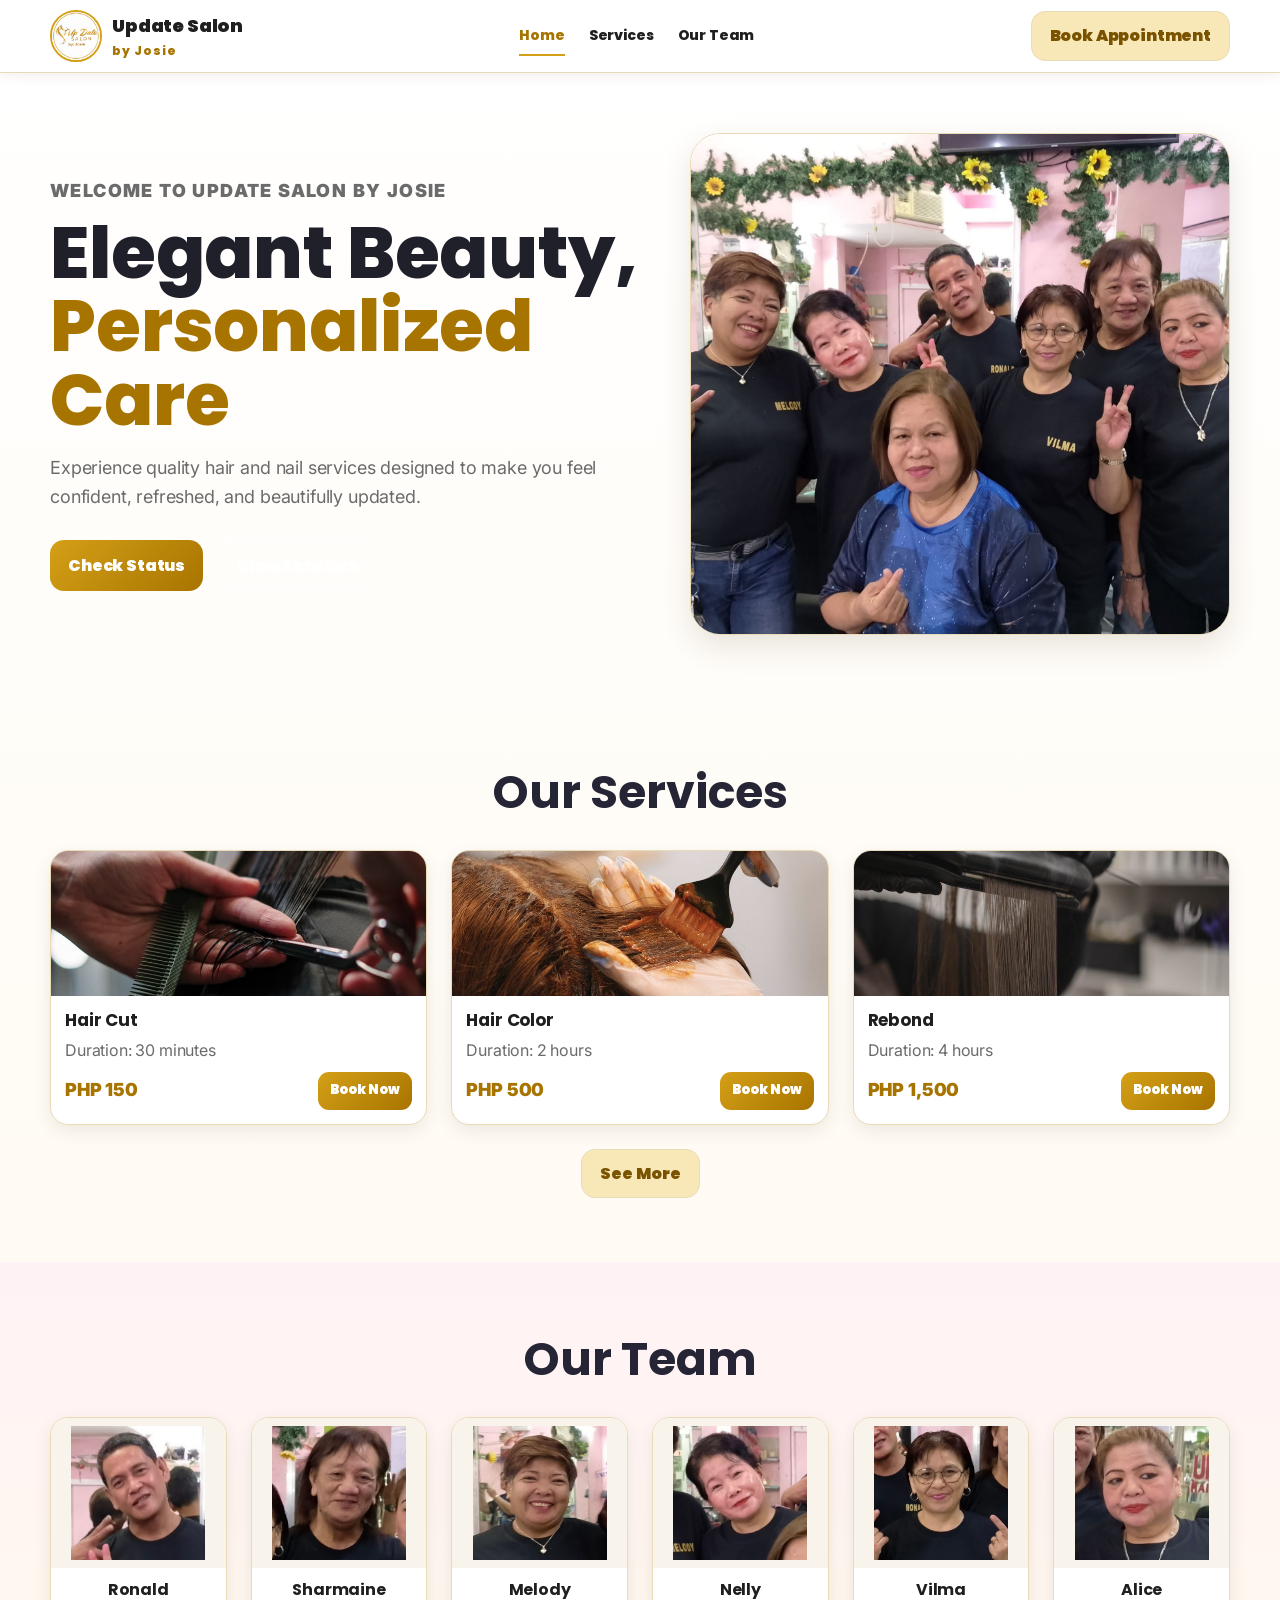
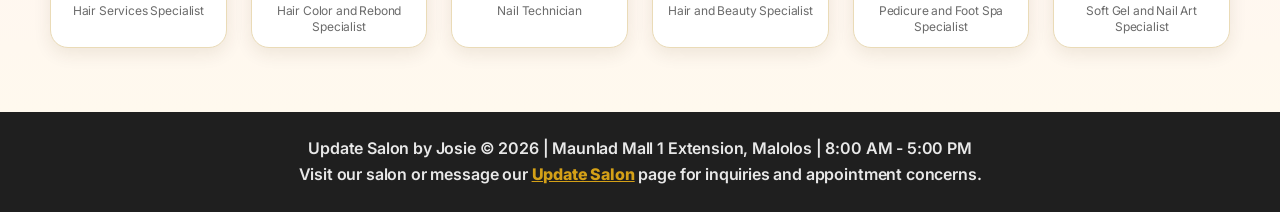
<file: index.html>
<!DOCTYPE html>
<html lang="en">
<head>
    <meta charset="UTF-8">
    <meta name="viewport" content="width=device-width, initial-scale=1.0">
    <title>Home | UpdateSys</title>

    <link rel="preconnect" href="https://fonts.googleapis.com">
    <link rel="preconnect" href="https://fonts.gstatic.com" crossorigin>
    <link href="https://fonts.googleapis.com/css2?family=Inter:wght@400;500;600;700&family=Poppins:wght@500;600;700;800&display=swap" rel="stylesheet">
    <link rel="stylesheet" href="css/style.css">
</head>
<body data-page="home">

<header class="navbar">
    <div class="container nav-inner">
        <a class="brand" href="index.html">
            <img class="logo" src="images/logo.jpg" alt="Update Salon Logo">
            <span>Update Salon <small>by Josie</small></span>
        </a>

        <button class="menu-toggle" onclick="toggleMenu()">☰</button>

        <nav class="nav-links" id="mainNav">
            <a href="index.html" data-page="home">Home</a>
            <a href="#servicesSection">Services</a>
            <a href="#teamSection">Our Team</a>
                    </nav>

        <div class="nav-actions">
            <a class="btn btn-light" href="booking.html">Book Appointment</a>
        </div>
    </div>
</header>


<section class="hero">
    <div class="container hero-grid">
        <div class="hero-content">
            <p class="eyebrow">Welcome to Update Salon by Josie</p>
            <h1>Elegant Beauty, <span class="gold">Personalized Care</span></h1>
            <p>Experience quality hair and nail services designed to make you feel confident, refreshed, and beautifully updated.</p>
            <div class="hero-actions">
                <a class="btn btn-primary" href="check-status.html">Check Status</a>
                <a class="btn btn-outline" href="#servicesSection">View Services</a>

            </div>
        </div>
        <div class="hero-image-wrap">
            <img class="hero-img" src="images/salon.JPG" alt="Update Salon">
        </div>
    </div>
</section>

<section class="section" id="servicesSection">
    <div class="container">
        <div class="section-title">
            <span>What We Offer</span>
            <h2>Our Services</h2>
        </div>
        <div id="homeServices" class="grid grid-3"></div>
        <div class="center-actions">
            <button type="button" id="homeServicesToggle" class="btn btn-light" onclick="toggleHomeServices()">See More</button>
        </div>
    </div>
</section>

<section class="section soft-bg" id="teamSection">
    <div class="container">
        <div class="section-title">
            <span>Meet Our Team</span>
            <h2>Our Team</h2>
        </div>
        <div id="homeStaff" class="grid grid-3"></div>
    </div>
</section>


<footer class="footer" id="contactFooter">
    <div class="container footer-simple">
        <p>Update Salon by Josie &copy; 2026 | Maunlad Mall 1 Extension, Malolos | 8:00 AM - 5:00 PM</p>
        <p>
            Visit our salon or message our 
            <a href="https://www.facebook.com/share/18LYRwRerY/?mibextid=wwXIfr" target="_blank" class="footer-link">Update Salon</a> 
            page for inquiries and appointment concerns.
        </p>
    </div>
</footer>

<script src="js/app.js"></script>
</body>
</html>
</file>
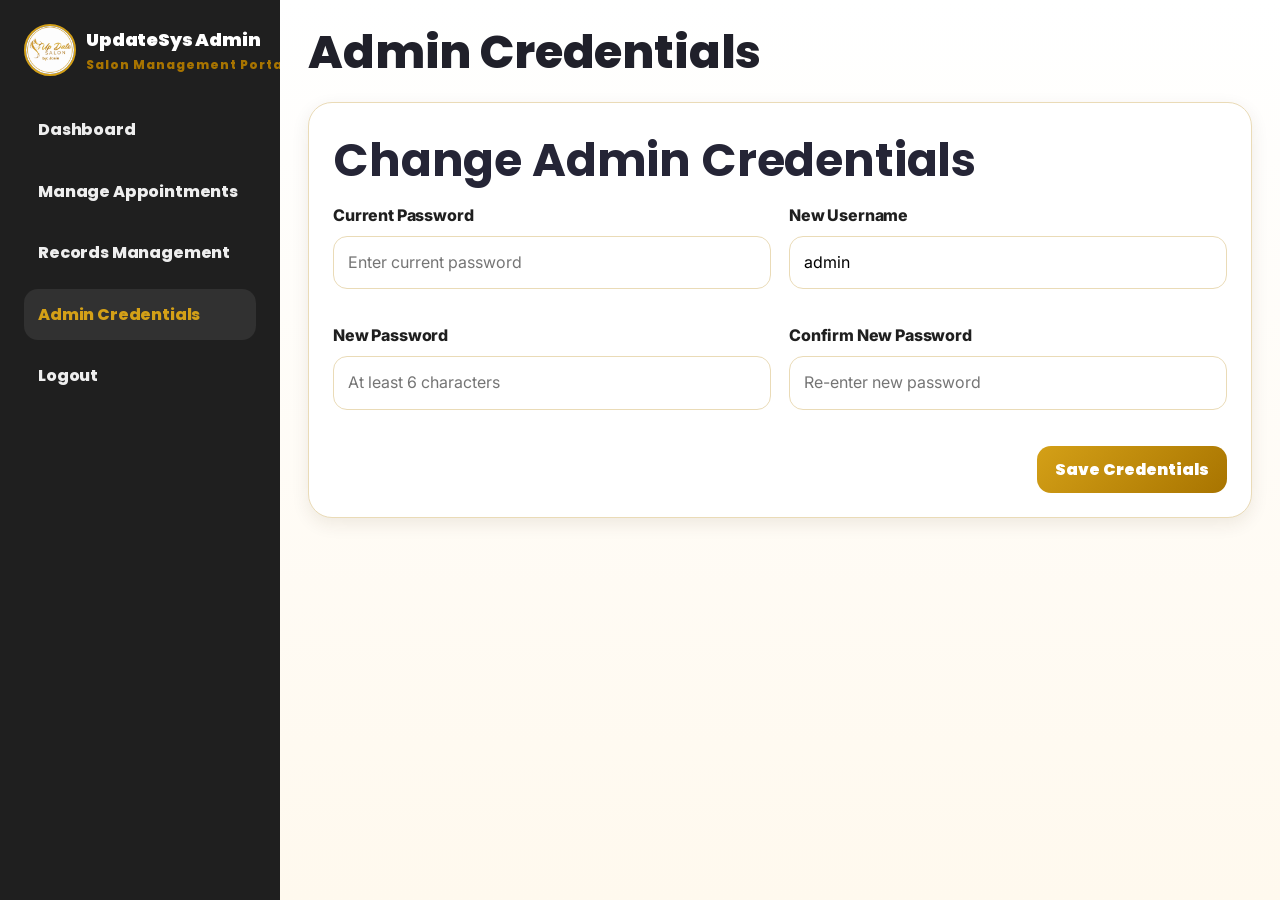
<file: admin-credentials.html>
<!DOCTYPE html>
<html lang="en">
<head>
    <meta charset="UTF-8">
    <meta name="viewport" content="width=device-width, initial-scale=1.0">
    <title>Admin Credentials | UpdateSys Admin</title>

    <link rel="preconnect" href="https://fonts.googleapis.com">
    <link rel="preconnect" href="https://fonts.gstatic.com" crossorigin>
    <link href="https://fonts.googleapis.com/css2?family=Inter:wght@400;500;600;700&family=Poppins:wght@500;600;700;800&display=swap" rel="stylesheet">
    <link rel="stylesheet" href="css/style.css">
</head>
<body data-page="admin-credentials">

<div class="sidebar-layout">

<aside class="sidebar">
    <a class="brand admin-brand" href="admin-dashboard.html">
        <img class="logo" src="images/logo.jpg" alt="Update Salon Logo">
        <span>UpdateSys Admin <small>Salon Management Portal</small></span>
    </a>

    <nav class="side-menu">
        <a href="admin-dashboard.html">Dashboard</a>
        <a href="manage-appointments.html">Manage Appointments</a>
        <a href="records-management.html">Records Management</a>
        <a href="admin-credentials.html">Admin Credentials</a>
        <a href="#" onclick="logout()">Logout</a>
    </nav>
</aside>

    <main class="admin-main">
        <div class="admin-top">
            <div>
                <h1>Admin Credentials</h1>
            </div>
        </div>

        <section class="card admin-section credentials-section">
            <div class="section-title left no-margin">
                <h2>Change Admin Credentials</h2>
            </div>

            <form id="adminCredentialsForm" class="credentials-form">
                <div class="form-grid">
                    <div class="form-group">
                        <label for="currentAdminPassword">Current Password</label>
                        <input type="password" id="currentAdminPassword" required placeholder="Enter current password">
                    </div>
                    <div class="form-group">
                        <label for="newAdminUsername">New Username</label>
                        <input type="text" id="newAdminUsername" required placeholder="Enter new username">
                    </div>
                    <div class="form-group">
                        <label for="newAdminPassword">New Password</label>
                        <input type="password" id="newAdminPassword" required minlength="6" placeholder="At least 6 characters">
                    </div>
                    <div class="form-group">
                        <label for="confirmAdminPassword">Confirm New Password</label>
                        <input type="password" id="confirmAdminPassword" required minlength="6" placeholder="Re-enter new password">
                    </div>
                </div>

                <div class="form-actions">
                    <p id="credentialsMessage" class="credentials-message muted"></p>
                    <button type="submit" class="btn btn-primary">Save Credentials</button>
                </div>
            </form>
        </section>
    </main>
</div>

<script src="js/app.js"></script>
</body>
</html>
</file>
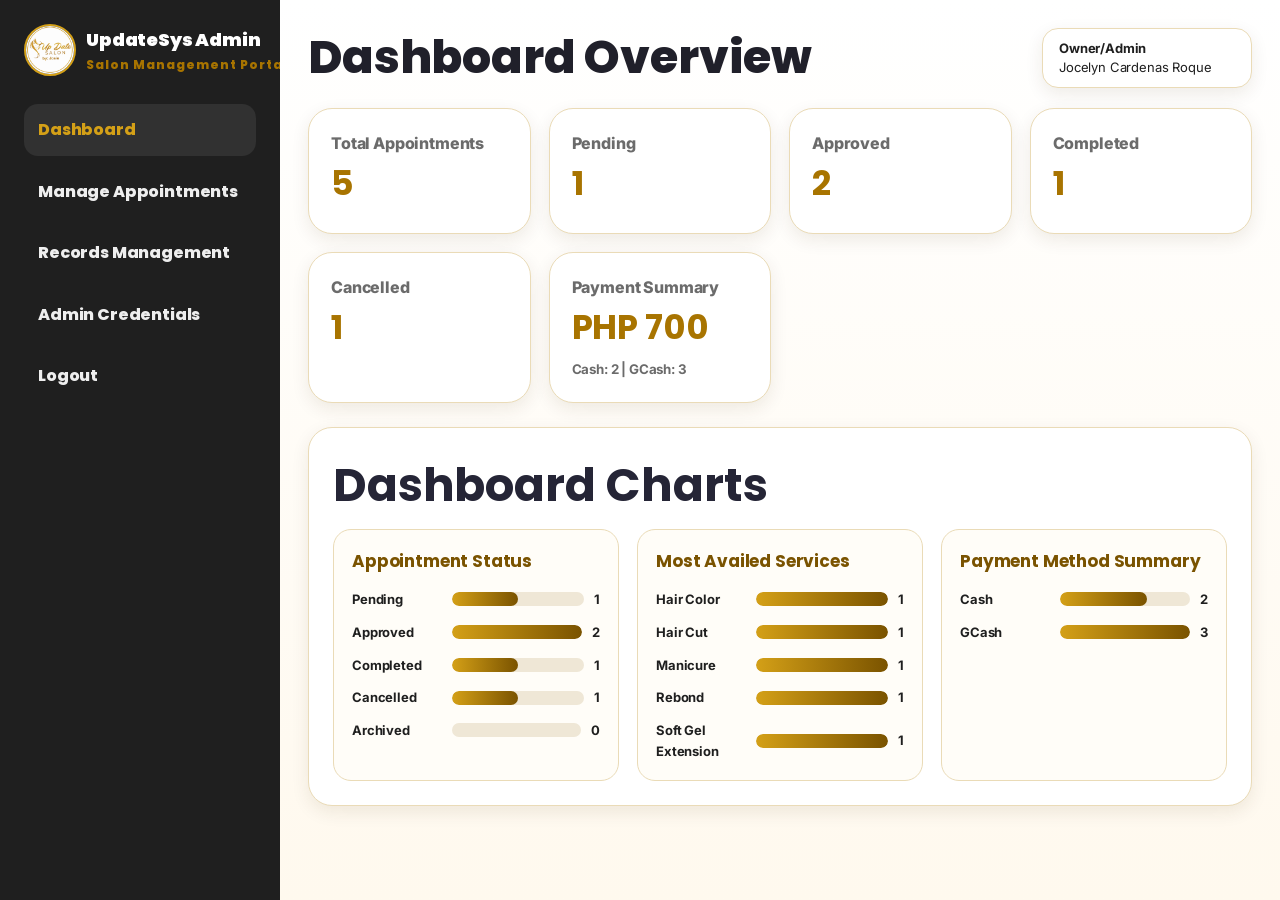
<file: admin-dashboard.html>
<!DOCTYPE html>
<html lang="en">
<head>
    <meta charset="UTF-8">
    <meta name="viewport" content="width=device-width, initial-scale=1.0">
    <title>Admin Dashboard | UpdateSys</title>
    <link rel="preconnect" href="https://fonts.googleapis.com">
    <link rel="preconnect" href="https://fonts.gstatic.com" crossorigin>
    <link href="https://fonts.googleapis.com/css2?family=Inter:wght@400;500;600;700&family=Poppins:wght@500;600;700;800&display=swap" rel="stylesheet">
    <link rel="stylesheet" href="css/style.css">
</head>
<body data-page="admin-dashboard">

<div class="sidebar-layout">
    <aside class="sidebar">
        <a class="brand admin-brand" href="admin-dashboard.html">
            <img class="logo" src="images/logo.jpg" alt="Update Salon Logo">
            <span>UpdateSys Admin <small>Salon Management Portal</small></span>
        </a>

        <nav class="side-menu">
            <a href="admin-dashboard.html">Dashboard</a>
            <a href="manage-appointments.html">Manage Appointments</a>
            <a href="records-management.html">Records Management</a>
            <a href="admin-credentials.html">Admin Credentials</a>
            <a href="#" onclick="logout()">Logout</a>
        </nav>
    </aside>

    <main class="admin-main">
        <div class="admin-top compact-admin-top">
            <div>
                <h1>Dashboard Overview</h1>
            </div>
            <div class="card owner-card compact-owner-card">
                <b>Owner/Admin</b>
                <p>Jocelyn Cardenas Roque</p>
            </div>
        </div>

        <div class="dashboard-cards">
            <div class="card stat"><p>Total Appointments</p><h3 id="totalAppointmentsCount">0</h3></div>
            <div class="card stat"><p>Pending</p><h3 id="pendingAppointmentsCount">0</h3></div>
            <div class="card stat"><p>Approved</p><h3 id="approvedAppointmentsCount">0</h3></div>
            <div class="card stat"><p>Completed</p><h3 id="completedAppointmentsCount">0</h3></div>
            <div class="card stat"><p>Cancelled</p><h3 id="reportCancelled">0</h3></div>
            <div class="card stat payment-stat"><p>Payment Summary</p><h3 id="reportRevenue">PHP 0</h3><small id="paymentSummaryDetails">Cash: 0 | GCash: 0</small></div>
        </div>

        <section class="card admin-section">
            <div class="section-title left no-margin">
                <h2>Dashboard Charts</h2>
            </div>
            <div class="dashboard-chart-grid">
                <div class="chart-card">
                    <h3>Appointment Status</h3>
                    <div id="statusChart" class="simple-chart"></div>
                </div>
                <div class="chart-card">
                    <h3>Most Availed Services</h3>
                    <div id="serviceChart" class="simple-chart"></div>
                </div>
                <div class="chart-card">
                    <h3>Payment Method Summary</h3>
                    <div id="paymentChart" class="simple-chart"></div>
                </div>
            </div>
        </section>
    </main>
</div>

<script src="js/app.js"></script>
</body>
</html>
</file>
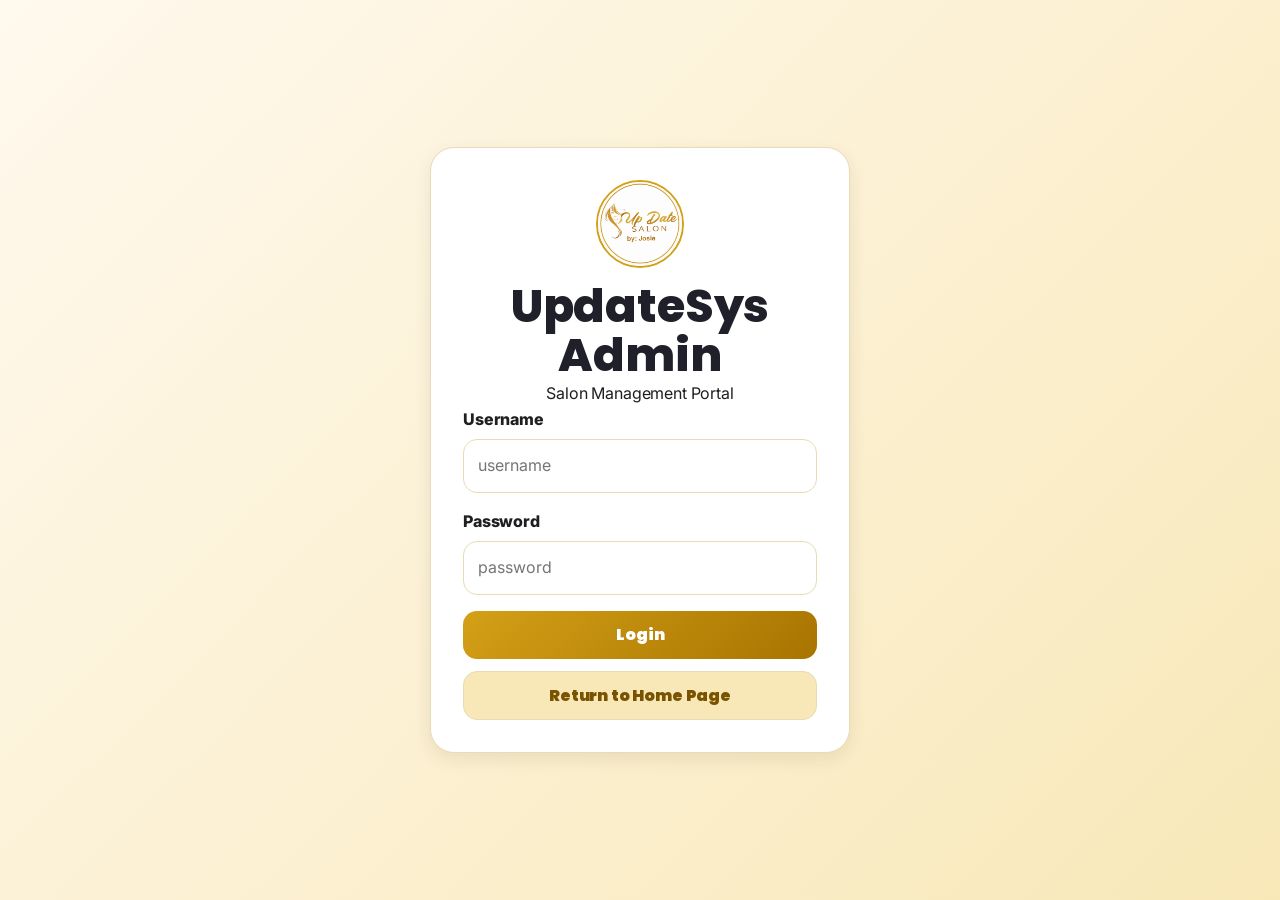
<file: admin-login.html>
<!DOCTYPE html>
<html lang="en">
<head>
    <meta charset="UTF-8">
    <meta name="viewport" content="width=device-width, initial-scale=1.0">
    <title>Admin Login | UpdateSys</title>

    <link rel="preconnect" href="https://fonts.googleapis.com">
    <link rel="preconnect" href="https://fonts.gstatic.com" crossorigin>
    <link href="https://fonts.googleapis.com/css2?family=Inter:wght@400;500;600;700&family=Poppins:wght@500;600;700;800&display=swap" rel="stylesheet">
    <link rel="stylesheet" href="css/style.css">
</head>
<body data-page="admin-login">

<section class="login-page">
    <div class="login-card card">
        <img class="login-logo" src="images/logo.jpg" alt="Update Salon Logo">
        <h1>UpdateSys Admin</h1>
        <p>Salon Management Portal</p>

        <form id="adminLoginForm">
            <div class="form-group">
                <label>Username</label>
                <input type="text" id="adminUsername" required placeholder="username">
            </div>

            <div class="form-group">
                <label>Password</label>
                <input type="password" id="adminPassword" required placeholder="password">
            </div>

            <button class="btn btn-primary full-btn" type="submit">Login</button>
            <a class="btn btn-light full-btn login-home-btn" href="index.html">Return to Home Page</a>
        </form>
    </div>
</section>

<script src="js/app.js"></script>
</body>
</html>
</file>
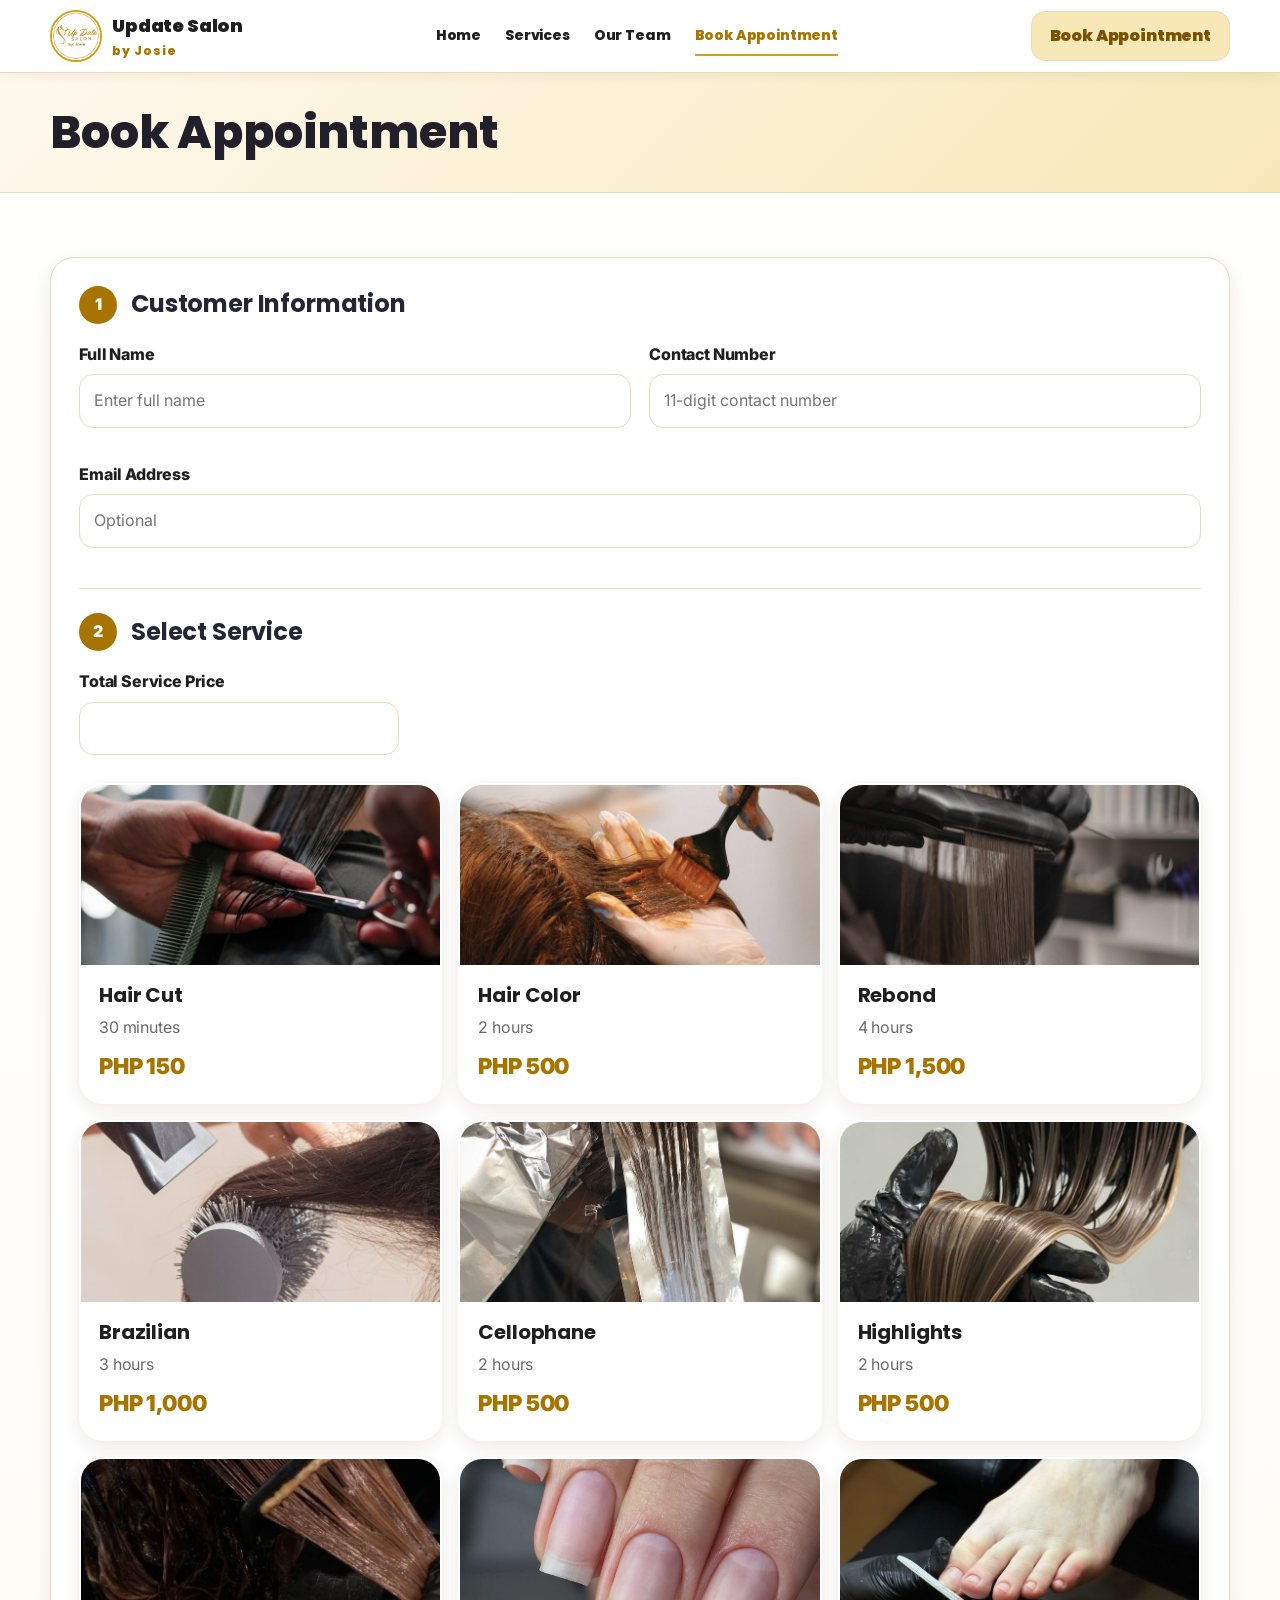
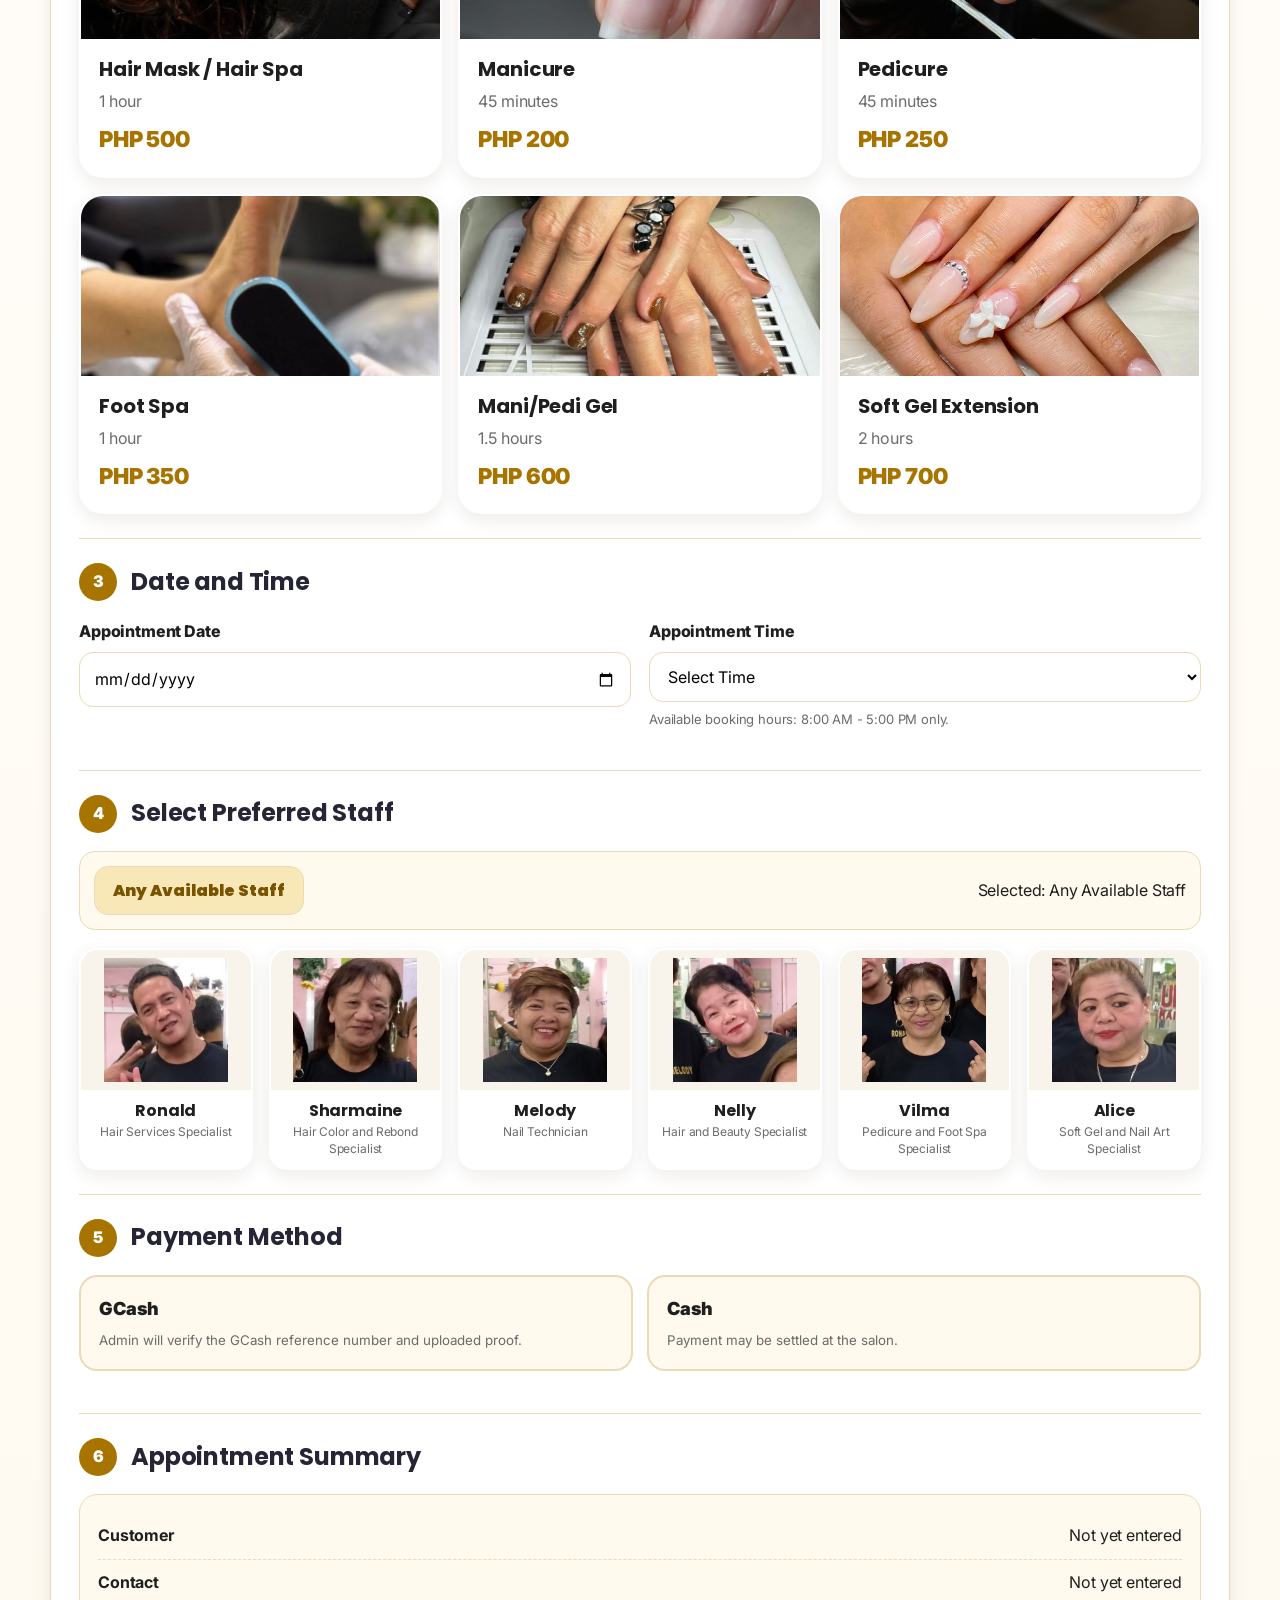
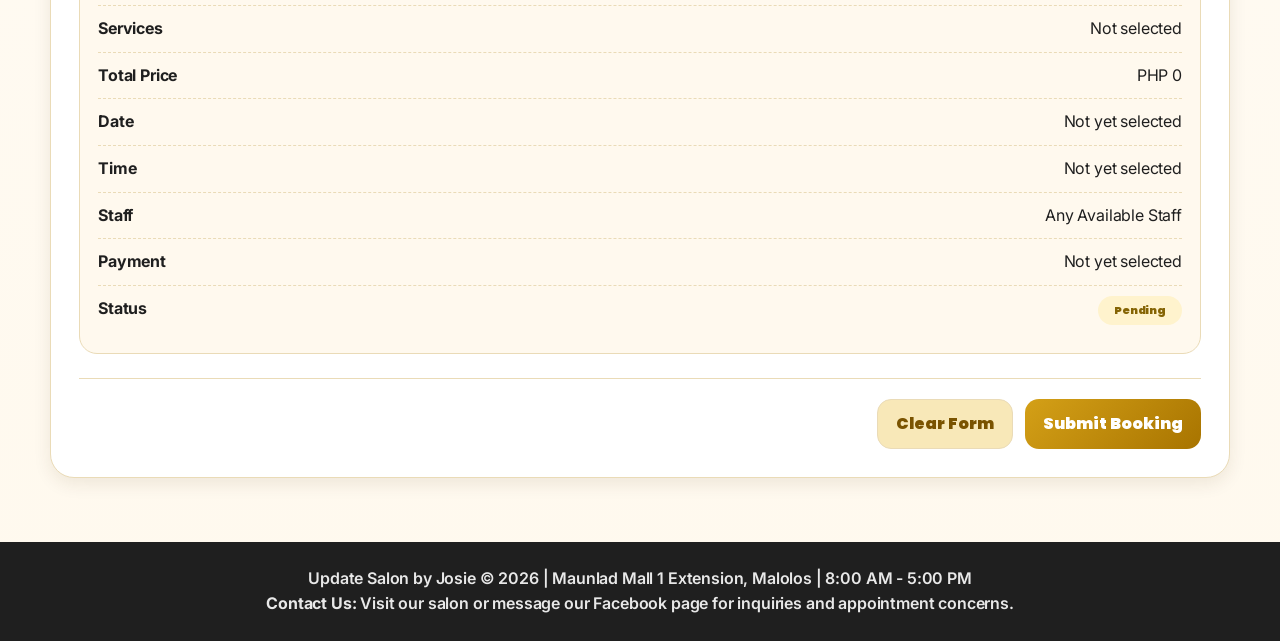
<file: booking.html>
<!DOCTYPE html>
<html lang="en">
<head>
    <meta charset="UTF-8">
    <meta name="viewport" content="width=device-width, initial-scale=1.0">
    <title>Book Appointment | UpdateSys</title>

    <link rel="preconnect" href="https://fonts.googleapis.com">
    <link rel="preconnect" href="https://fonts.gstatic.com" crossorigin>
    <link href="https://fonts.googleapis.com/css2?family=Inter:wght@400;500;600;700&family=Poppins:wght@500;600;700;800&display=swap" rel="stylesheet">
    <link rel="stylesheet" href="css/style.css">
</head>
<body data-page="booking">

<header class="navbar">
    <div class="container nav-inner">
        <a class="brand" href="index.html">
            <img class="logo" src="images/logo.jpg" alt="Update Salon Logo">
            <span>Update Salon <small>by Josie</small></span>
        </a>

        <button class="menu-toggle" onclick="toggleMenu()">☰</button>

        <nav class="nav-links" id="mainNav">
            <a href="index.html" data-page="home">Home</a>
            <a href="index.html#servicesSection">Services</a>
            <a href="index.html#teamSection">Our Team</a>
            <a href="booking.html" data-page="booking">Book Appointment</a>
        </nav>

        <div class="nav-actions">
            <a class="btn btn-light" href="booking.html">Book Appointment</a>
        </div>
    </div>
</header>


<section class="page-header clean-page-header">
    <div class="container">
        <h1>Book Appointment</h1>
    </div>
</section>

<section class="section">
    <div class="container booking-layout">
        <form id="bookingForm" class="card booking-form" autocomplete="off">
            <div class="form-step">
                <div class="step-title">
                    <span>1</span>
                    <div>
                        <h2>Customer Information</h2>
                        
                    </div>
                </div>

                <div class="form-grid">
                    <div class="form-group">
                        <label for="customerName">Full Name</label>
                        <input type="text" id="customerName" required placeholder="Enter full name">
                    </div>
                    <div class="form-group">
                        <label for="contactNumber">Contact Number</label>
                        <input type="tel" id="contactNumber" required maxlength="11" pattern="[0-9]{11}" placeholder="11-digit contact number" inputmode="numeric">
                    </div>
                    <div class="form-group full">
                        <label for="customerEmail">Email Address</label>
                        <input type="email" id="customerEmail" placeholder="Optional">
                    </div>
                </div>
            </div>

            <div class="form-step">
                <div class="step-title">
                    <span>2</span>
                    <div>
                        <h2>Select Service</h2>
                        
                    </div>
                </div>

                <div class="form-grid service-form-grid">
                    <div class="form-group sr-only-field">
                        <label for="serviceSelect">Service</label>
                        <select id="serviceSelect" multiple></select>
                    </div>
                    <div class="form-group">
                        <label for="servicePrice">Total Service Price</label>
                        <input type="text" id="servicePrice" readonly>
                    </div>
                </div>

                <div id="bookingServiceCards" class="grid grid-3 compact-grid service-choice-grid"></div>
            </div>


                <div class="form-step">
<div class="step-title">
<span>3</span>
<div>
<h2>Date and Time</h2>
</div>
</div>

<div class="form-grid">
<div class="form-group">
<label for="appointmentDate">Appointment Date</label>
<input type="date" id="appointmentDate" required>
</div>

<div class="form-group">
<label for="appointmentTime">Appointment Time</label>

<select id="appointmentTime" required>
<option value="">Select Time</option>
<option value="08:00">8:00 AM</option>
<option value="09:00">9:00 AM</option>
<option value="10:00">10:00 AM</option>
<option value="11:00">11:00 AM</option>
<option value="12:00">12:00 PM</option>
<option value="13:00">1:00 PM</option>
<option value="14:00">2:00 PM</option>
<option value="15:00">3:00 PM</option>
<option value="16:00">4:00 PM</option>
<option value="17:00">5:00 PM</option>
</select>

<small class="upload-hint">Available booking hours: 8:00 AM - 5:00 PM only.</small>
</div>
</div>
</div>

            <div class="form-step">
                <div class="step-title">
                    <span>4</span>
                    <div>
                        <h2>Select Preferred Staff</h2>
                        
                    </div>
                </div>

                <div class="staff-choice-header">
                    <button type="button" class="btn btn-light" onclick="selectAnyStaff()">Any Available Staff</button>
                    <p id="selectedStaffText">Selected: Any Available Staff</p>
                </div>

                <input type="hidden" id="selectedStaff" value="Any Available Staff">
                <div id="bookingStaffCards" class="grid grid-3 compact-grid"></div>
            </div>

            <div class="form-step">
                <div class="step-title">
                    <span>5</span>
                    <div>
                        <h2>Payment Method</h2>
                        
                    </div>
                </div>

                <input type="hidden" id="paymentMethod" required>
                <div class="payment-options">
                    <button type="button" class="payment-card" data-payment="GCash" onclick="selectPaymentMethod('GCash')">
                        <span>GCash</span>
                        <small>Admin will verify the GCash reference number and uploaded proof.</small>
                    </button>
                    <button type="button" class="payment-card" data-payment="Cash" onclick="selectPaymentMethod('Cash')">
                        <span>Cash</span>
                        <small>Payment may be settled at the salon.</small>
                    </button>
                </div>

                <div id="gcashDetails" class="gcash-details" hidden>
                    <h3>GCash Payment Details</h3>
                    <p><b>GCash Number:</b> 0921 923 0891</p>
                    <p><b>Name:</b> Jocelyn C. Roque</p>
                </div>

                <div class="form-group gcash-reference" id="gcashReferenceGroup">
                    <label for="referenceNumber">GCash Reference Number / Note</label>
                    <input type="text" id="referenceNumber" placeholder="Enter reference number if GCash">
                </div>

                <div class="form-group gcash-reference" id="paymentProofGroup">
                    <label for="paymentProof">Proof of Payment</label>
                    <input type="file" id="paymentProof" accept="image/*,.pdf">
                    <small class="upload-hint">Attach a payment image or PDF file for admin verification.</small>
                </div>
            </div>

            <div class="form-step">
                <div class="step-title">
                    <span>6</span>
                    <div>
                        <h2>Appointment Summary</h2>
                        
                    </div>
                </div>

                <div id="appointmentSummary" class="summary-box"></div>
            </div>

            <div class="form-actions">
                <button type="reset" class="btn btn-light">Clear Form</button>
                <button type="submit" class="btn btn-primary">Submit Booking</button>
            </div>
        </form>
    </div>
</section>


<footer class="footer" id="contactFooter">
    <div class="container footer-simple">
        <p>Update Salon by Josie &copy; 2026 | Maunlad Mall 1 Extension, Malolos | 8:00 AM - 5:00 PM</p>
        <p><b>Contact Us:</b> Visit our salon or message our Facebook page for inquiries and appointment concerns.</p>
    </div>
</footer>

<script src="js/app.js"></script>
</body>
</html>
</file>
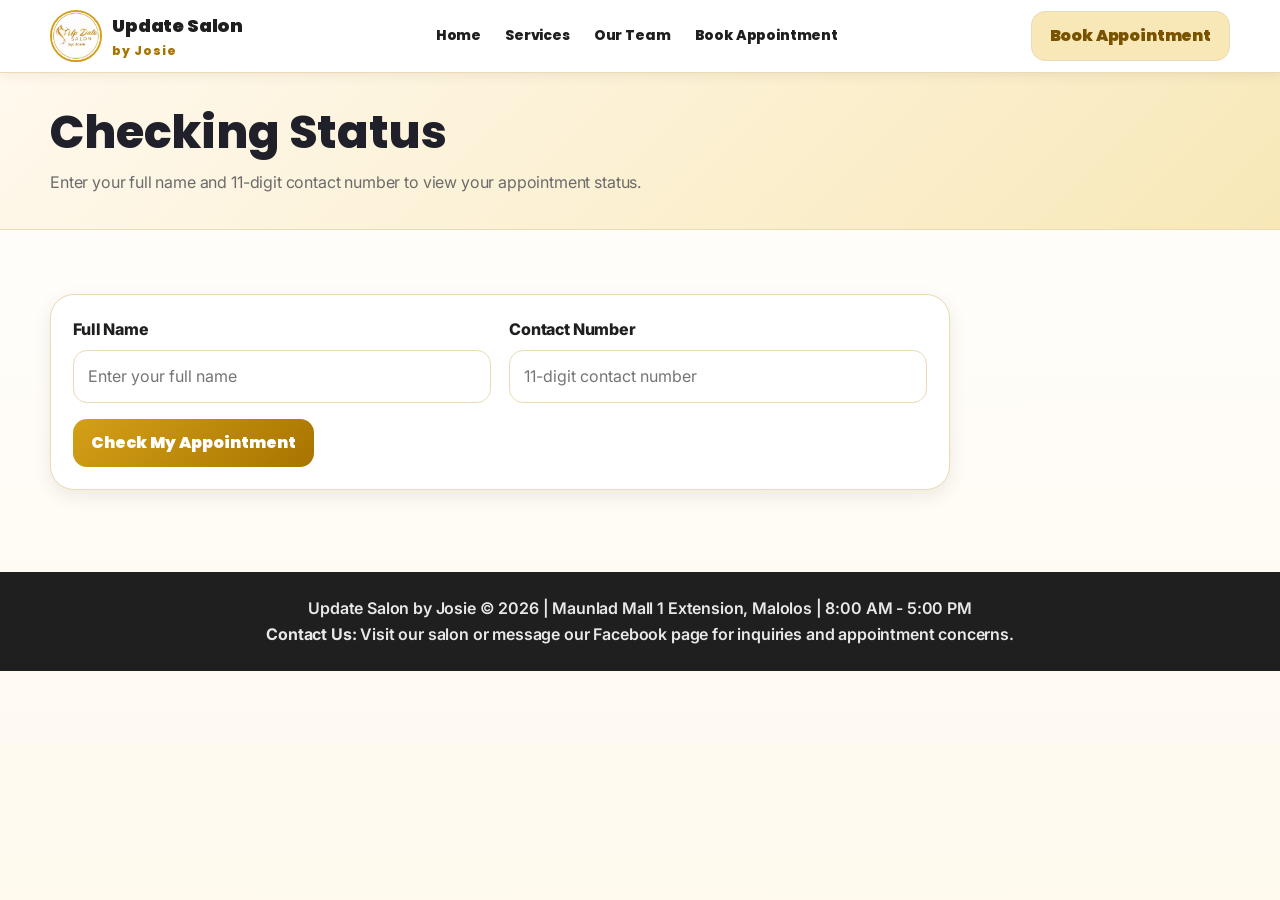
<file: check-status.html>
<!DOCTYPE html>
<html lang="en">
<head>
    <meta charset="UTF-8">
    <meta name="viewport" content="width=device-width, initial-scale=1.0">
    <title>Check Status | UpdateSys</title>

    <link rel="preconnect" href="https://fonts.googleapis.com">
    <link rel="preconnect" href="https://fonts.gstatic.com" crossorigin>
    <link href="https://fonts.googleapis.com/css2?family=Inter:wght@400;500;600;700&family=Poppins:wght@500;600;700;800&display=swap" rel="stylesheet">
    <link rel="stylesheet" href="css/style.css">
</head>
<body data-page="status">

<header class="navbar">
    <div class="container nav-inner">
        <a class="brand" href="index.html">
            <img class="logo" src="images/logo.jpg" alt="Update Salon Logo">
            <span>Update Salon <small>by Josie</small></span>
        </a>

        <button class="menu-toggle" onclick="toggleMenu()">☰</button>

        <nav class="nav-links" id="mainNav">
            <a href="index.html" data-page="home">Home</a>
            <a href="index.html#servicesSection">Services</a>
            <a href="index.html#teamSection">Our Team</a>
            <a href="booking.html" data-page="booking">Book Appointment</a>
        </nav>

        <div class="nav-actions">
            <a class="btn btn-light" href="booking.html">Book Appointment</a>
        </div>
    </div>
</header>


<section class="page-header clean-page-header">
    <div class="container">
        <h1>Checking Status</h1>
        <p class="page-instruction">Enter your full name and 11-digit contact number to view your appointment status.</p>
    </div>
</section>

<section class="section">
    <div class="container">
        <form class="card status-check-form" id="customerStatusForm" autocomplete="off">
            <div class="form-grid">
                <div class="form-group">
                    <label for="statusCustomerName">Full Name</label>
                    <input type="text" id="statusCustomerName" required placeholder="Enter your full name">
                </div>
                <div class="form-group">
                    <label for="statusContactNumber">Contact Number</label>
                    <input type="tel" id="statusContactNumber" required maxlength="11" pattern="[0-9]{11}" placeholder="11-digit contact number" inputmode="numeric">
                </div>
            </div>
            <button class="btn btn-primary" type="submit">Check My Appointment</button>
        </form>

        <div id="customerStatusResult" class="status-result"></div>
    </div>
</section>


<footer class="footer" id="contactFooter">
    <div class="container footer-simple">
        <p>Update Salon by Josie &copy; 2026 | Maunlad Mall 1 Extension, Malolos | 8:00 AM - 5:00 PM</p>
        <p><b>Contact Us:</b> Visit our salon or message our Facebook page for inquiries and appointment concerns.</p>
    </div>
</footer>

<script src="js/app.js"></script>
</body>
</html>
</file>
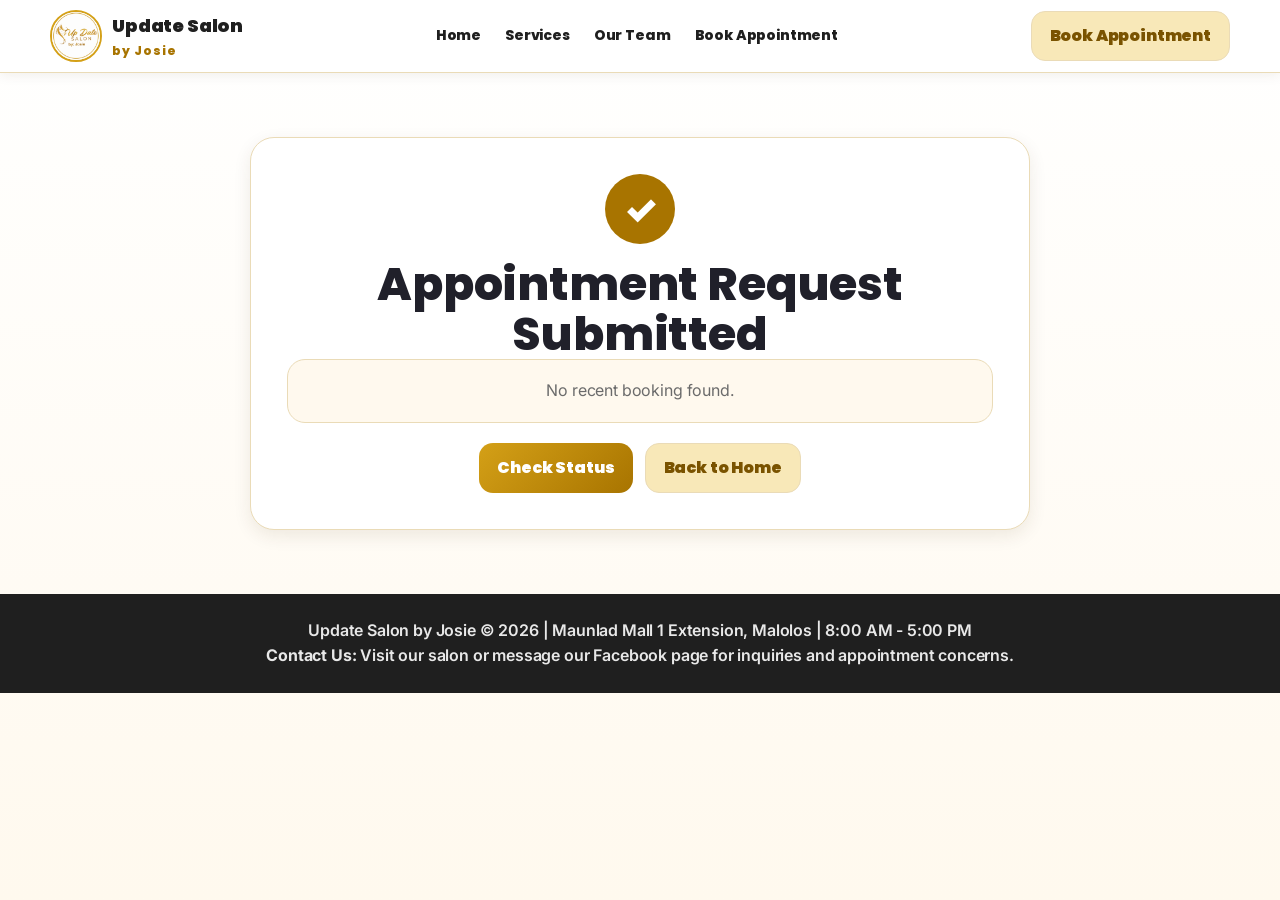
<file: confirmation.html>
<!DOCTYPE html>
<html lang="en">
<head>
    <meta charset="UTF-8">
    <meta name="viewport" content="width=device-width, initial-scale=1.0">
    <title>Booking Submitted | UpdateSys</title>

    <link rel="preconnect" href="https://fonts.googleapis.com">
    <link rel="preconnect" href="https://fonts.gstatic.com" crossorigin>
    <link href="https://fonts.googleapis.com/css2?family=Inter:wght@400;500;600;700&family=Poppins:wght@500;600;700;800&display=swap" rel="stylesheet">
    <link rel="stylesheet" href="css/style.css">
</head>
<body data-page="confirmation">

<header class="navbar">
    <div class="container nav-inner">
        <a class="brand" href="index.html">
            <img class="logo" src="images/logo.jpg" alt="Update Salon Logo">
            <span>Update Salon <small>by Josie</small></span>
        </a>

        <button class="menu-toggle" onclick="toggleMenu()">☰</button>

        <nav class="nav-links" id="mainNav">
            <a href="index.html" data-page="home">Home</a>
            <a href="index.html#servicesSection">Services</a>
            <a href="index.html#teamSection">Our Team</a>
            <a href="booking.html" data-page="booking">Book Appointment</a>
        </nav>

        <div class="nav-actions">
            <a class="btn btn-light" href="booking.html">Book Appointment</a>
        </div>
    </div>
</header>


<section class="section">
    <div class="container narrow">
        <div class="card confirmation-card">
            <div class="big-icon">✓</div>
            <h1>Appointment Request Submitted</h1>

            <div id="confirmationDetails" class="summary-box"></div>
            <div class="form-actions center">
                <a class="btn btn-primary" href="check-status.html">Check Status</a>
                <a class="btn btn-light" href="index.html">Back to Home</a>
            </div>
        </div>
    </div>
</section>


<footer class="footer" id="contactFooter">
    <div class="container footer-simple">
        <p>Update Salon by Josie &copy; 2026 | Maunlad Mall 1 Extension, Malolos | 8:00 AM - 5:00 PM</p>
        <p><b>Contact Us:</b> Visit our salon or message our Facebook page for inquiries and appointment concerns.</p>
    </div>
</footer>

<script src="js/app.js"></script>
</body>
</html>
</file>
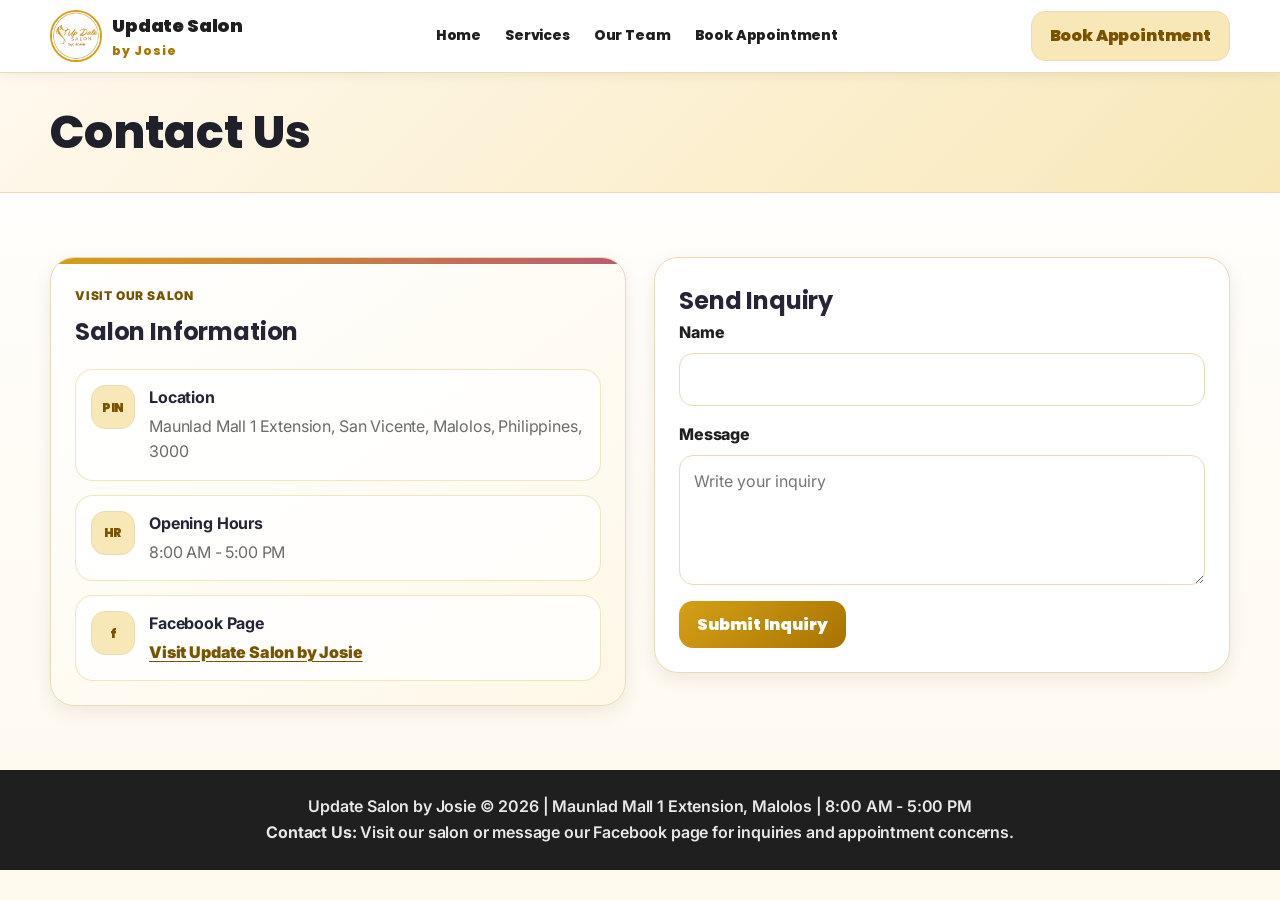
<file: contact.html>
<!DOCTYPE html>
<html lang="en">
<head>
    <meta charset="UTF-8">
    <meta name="viewport" content="width=device-width, initial-scale=1.0">
    <title>Contact Us | UpdateSys</title>

    <link rel="preconnect" href="https://fonts.googleapis.com">
    <link rel="preconnect" href="https://fonts.gstatic.com" crossorigin>
    <link href="https://fonts.googleapis.com/css2?family=Inter:wght@400;500;600;700&family=Poppins:wght@500;600;700;800&display=swap" rel="stylesheet">
    <link rel="stylesheet" href="css/style.css">
</head>
<body data-page="contact">

<header class="navbar">
    <div class="container nav-inner">
        <a class="brand" href="index.html">
            <img class="logo" src="images/logo.jpg" alt="Update Salon Logo">
            <span>Update Salon <small>by Josie</small></span>
        </a>

        <button class="menu-toggle" onclick="toggleMenu()">☰</button>

        <nav class="nav-links" id="mainNav">
            <a href="index.html" data-page="home">Home</a>
            <a href="index.html#servicesSection">Services</a>
            <a href="index.html#teamSection">Our Team</a>
            <a href="booking.html" data-page="booking">Book Appointment</a>
        </nav>

        <div class="nav-actions">
            <a class="btn btn-light" href="booking.html">Book Appointment</a>
        </div>
    </div>
</header>


<section class="page-header clean-page-header">
    <div class="container">
        <h1>Contact Us</h1>
    </div>
</section>

<section class="section">
    <div class="container contact-grid">
        <div class="card salon-info-card">
            <span class="info-kicker">Visit our salon</span>
            <h2>Salon Information</h2>
            <div class="info-list">
                <div class="info-item">
                    <span class="info-icon">PIN</span>
                    <div>
                        <b>Location</b>
                        <p>Maunlad Mall 1 Extension, San Vicente, Malolos, Philippines, 3000</p>
                    </div>
                </div>
                <div class="info-item">
                    <span class="info-icon">HR</span>
                    <div>
                        <b>Opening Hours</b>
                        <p>8:00 AM - 5:00 PM</p>
                    </div>
                </div>
                <div class="info-item">
                    <span class="info-icon">f</span>
                    <div>
                        <b>Facebook Page</b>
                        <p><a href="https://www.facebook.com/share/1CAgVKqdqW/" target="_blank">Visit Update Salon by Josie</a></p>
                    </div>
                </div>
            </div>
        </div>

        <div class="card">
            <h2>Send Inquiry</h2>
            <form onsubmit="event.preventDefault(); alert('Inquiry submitted for front-end demo.'); this.reset();">
                <div class="form-group">
                    <label>Name</label>
                    <input type="text" required>
                </div>
                <div class="form-group">
                    <label>Message</label>
                    <textarea required placeholder="Write your inquiry"></textarea>
                </div>
                <button class="btn btn-primary" type="submit">Submit Inquiry</button>
            </form>
        </div>
    </div>
</section>


<footer class="footer" id="contactFooter">
    <div class="container footer-simple">
        <p>Update Salon by Josie &copy; 2026 | Maunlad Mall 1 Extension, Malolos | 8:00 AM - 5:00 PM</p>
        <p><b>Contact Us:</b> Visit our salon or message our Facebook page for inquiries and appointment concerns.</p>
    </div>
</footer>

<script src="js/app.js"></script>
</body>
</html>
</file>
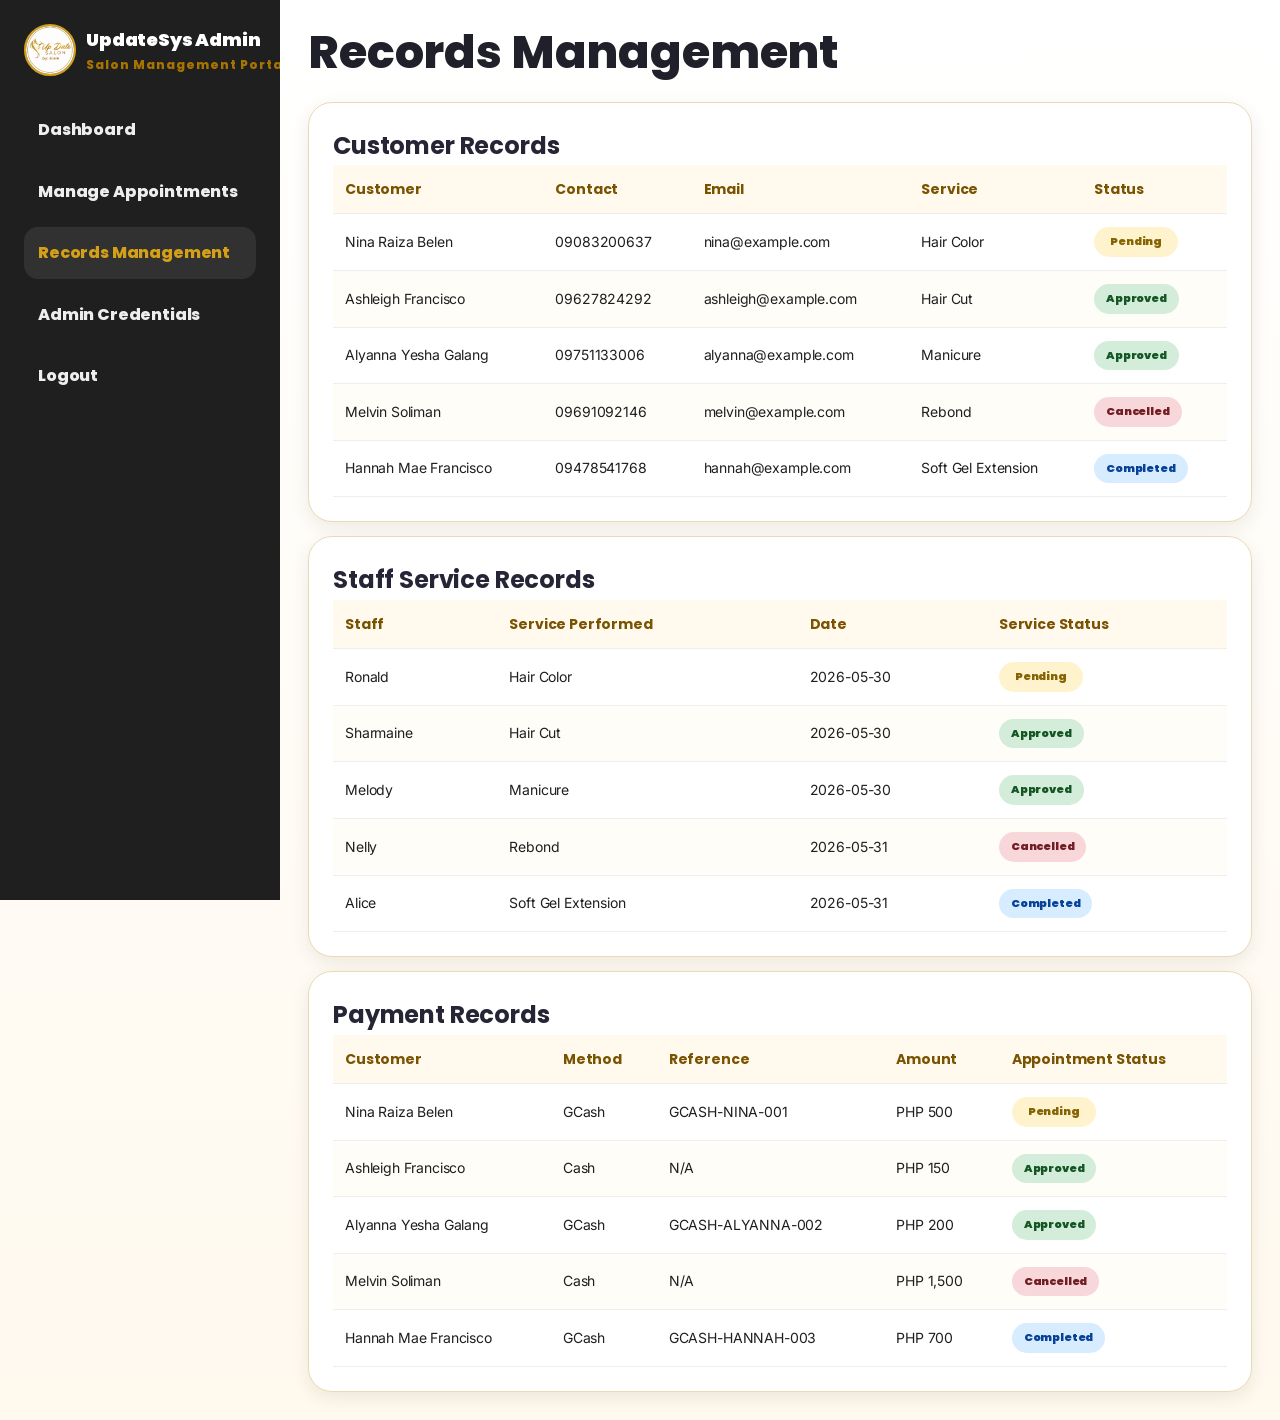
<file: records-management.html>
<!DOCTYPE html>
<html lang="en">
<head>
    <meta charset="UTF-8">
    <meta name="viewport" content="width=device-width, initial-scale=1.0">
    <title>Records Management | UpdateSys Admin</title>

    <link rel="preconnect" href="https://fonts.googleapis.com">
    <link rel="preconnect" href="https://fonts.gstatic.com" crossorigin>
    <link href="https://fonts.googleapis.com/css2?family=Inter:wght@400;500;600;700&family=Poppins:wght@500;600;700;800&display=swap" rel="stylesheet">
    <link rel="stylesheet" href="css/style.css">
</head>
<body data-page="records">

<div class="sidebar-layout">

<aside class="sidebar">
    <a class="brand admin-brand" href="admin-dashboard.html">
        <img class="logo" src="images/logo.jpg" alt="Update Salon Logo">
        <span>UpdateSys Admin <small>Salon Management Portal</small></span>
    </a>

    <nav class="side-menu">
        <a href="admin-dashboard.html">Dashboard</a>
        <a href="manage-appointments.html">Manage Appointments</a>
        <a href="records-management.html">Records Management</a>
        <a href="admin-credentials.html">Admin Credentials</a>
        <a href="#" onclick="logout()">Logout</a>
    </nav>
</aside>


    <main class="admin-main">
        <div class="admin-top">
            <div>
                <h1>Records Management</h1>
            </div>
        </div>

        <div class="card table-wrap">
            <h2>Customer Records</h2>
            <table>
                <thead>
                    <tr>
                        <th>Customer</th>
                        <th>Contact</th>
                        <th>Email</th>
                        <th>Service</th>
                        <th>Status</th>
                    </tr>
                </thead>
                <tbody id="customerRecords"></tbody>
            </table>
        </div>

        <div class="card table-wrap">
            <h2>Staff Service Records</h2>
            <table>
                <thead>
                    <tr>
                        <th>Staff</th>
                        <th>Service Performed</th>
                        <th>Date</th>
                        <th>Service Status</th>
                    </tr>
                </thead>
                <tbody id="staffRecords"></tbody>
            </table>
        </div>

        <div class="card table-wrap">
            <h2>Payment Records</h2>
            <table>
                <thead>
                    <tr>
                        <th>Customer</th>
                        <th>Method</th>
                        <th>Reference</th>
                        <th>Amount</th>
                        <th>Appointment Status</th>
                    </tr>
                </thead>
                <tbody id="paymentRecords"></tbody>
            </table>
        </div>
    </main>
</div>

<script src="js/app.js"></script>
</body>
</html>
</file>
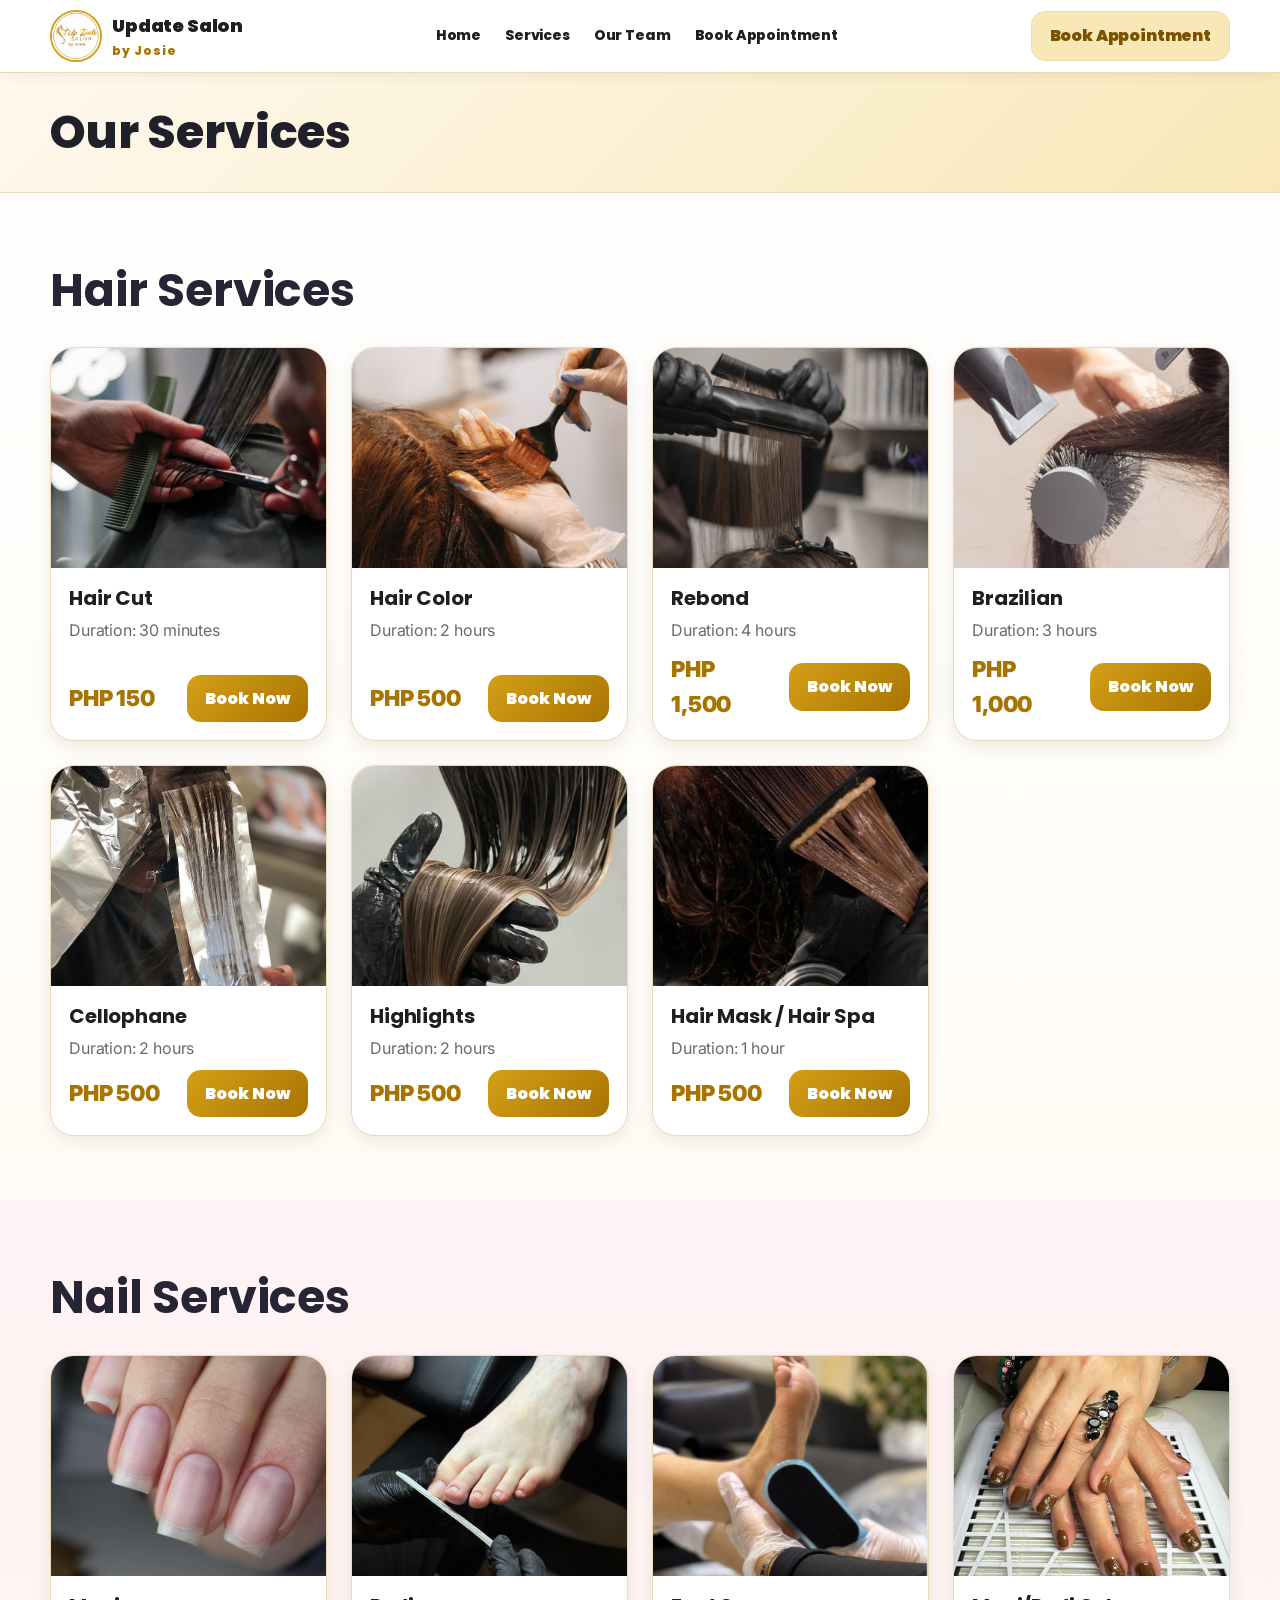
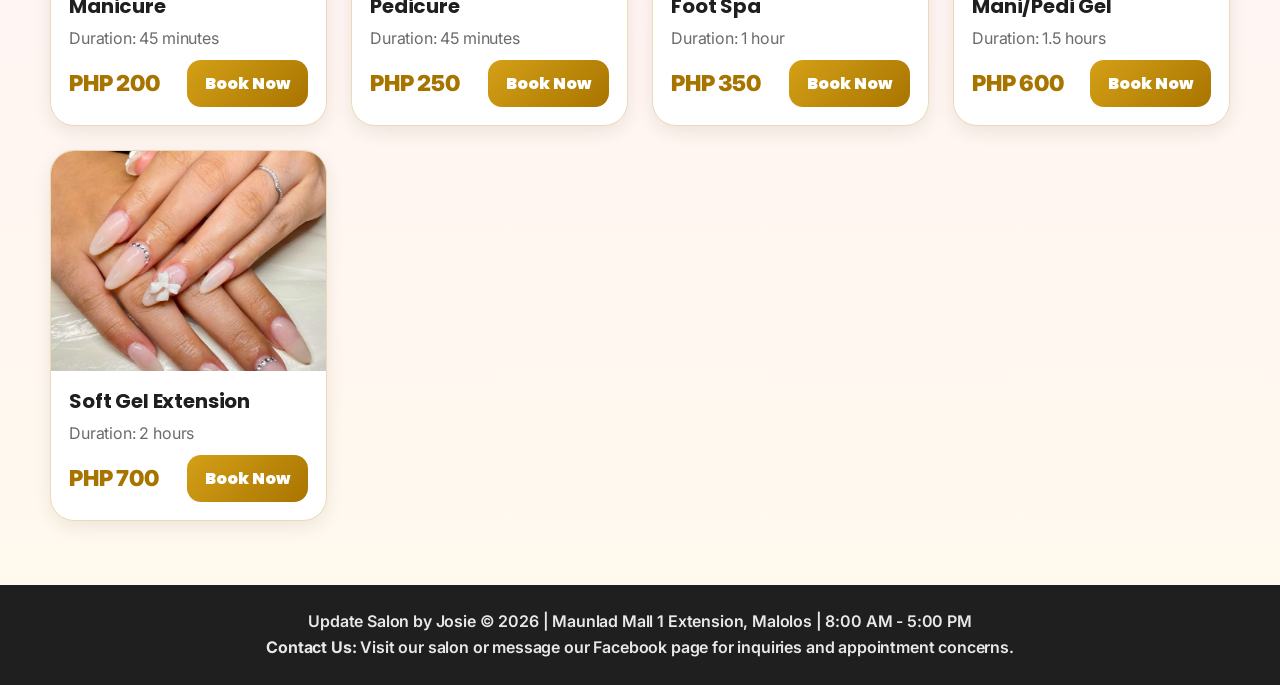
<file: services.html>
<!DOCTYPE html>
<html lang="en">
<head>
    <meta charset="UTF-8">
    <meta name="viewport" content="width=device-width, initial-scale=1.0">
    <title>Services | UpdateSys</title>

    <link rel="preconnect" href="https://fonts.googleapis.com">
    <link rel="preconnect" href="https://fonts.gstatic.com" crossorigin>
    <link href="https://fonts.googleapis.com/css2?family=Inter:wght@400;500;600;700&family=Poppins:wght@500;600;700;800&display=swap" rel="stylesheet">
    <link rel="stylesheet" href="css/style.css">
</head>
<body data-page="services">

<header class="navbar">
    <div class="container nav-inner">
        <a class="brand" href="index.html">
            <img class="logo" src="images/logo.jpg" alt="Update Salon Logo">
            <span>Update Salon <small>by Josie</small></span>
        </a>

        <button class="menu-toggle" onclick="toggleMenu()">☰</button>

        <nav class="nav-links" id="mainNav">
            <a href="index.html" data-page="home">Home</a>
            <a href="index.html#servicesSection">Services</a>
            <a href="index.html#teamSection">Our Team</a>
            <a href="booking.html" data-page="booking">Book Appointment</a>
        </nav>

        <div class="nav-actions">
            <a class="btn btn-light" href="booking.html">Book Appointment</a>
        </div>
    </div>
</header>


<section class="page-header clean-page-header">
    <div class="container">
        <h1>Our Services</h1>
    </div>
</section>

<section class="section">
    <div class="container">
        <div class="section-title left">
            <h2>Hair Services</h2>
        </div>
        <div id="hairServices" class="grid grid-4"></div>
    </div>
</section>

<section class="section soft-bg">
    <div class="container">
        <div class="section-title left">
            <h2>Nail Services</h2>
        </div>
        <div id="nailServices" class="grid grid-4"></div>
    </div>
</section>


<footer class="footer" id="contactFooter">
    <div class="container footer-simple">
        <p>Update Salon by Josie &copy; 2026 | Maunlad Mall 1 Extension, Malolos | 8:00 AM - 5:00 PM</p>
        <p><b>Contact Us:</b> Visit our salon or message our Facebook page for inquiries and appointment concerns.</p>
    </div>
</footer>

<script src="js/app.js"></script>
</body>
</html>
</file>
<file: css/style.css>
:root {
    --gold: #D4A017;
    --dark-gold: #A87400;
    --deep-gold: #7A5300;
    --light-gold: #F8E8B8;
    --cream: #FFF9EE;
    --blush: #FFF2F5;
    --rose: #B85C74;
    --white: #ffffff;
    --dark: #1f1f1f;
    --muted: #6b6b6b;
    --border: #eadbb7;
    --shadow: 0 12px 30px rgba(72, 47, 4, .12);
    --soft-shadow: 0 6px 18px rgba(72, 47, 4, .09);
    --pending-bg: #fff3cd;
    --pending-text: #856404;
    --approved-bg: #d4edda;
    --approved-text: #155724;
    --cancelled-bg: #f8d7da;
    --cancelled-text: #721c24;
    --completed-bg: #d7ecff;
    --completed-text: #084298;
}

* {
    box-sizing: border-box;
    margin: 0;
    padding: 0;
}

html {
    scroll-behavior: smooth;
}

body {
    min-height: 100vh;
    font-family: "Segoe UI", Arial, sans-serif;
    color: var(--dark);
    background: linear-gradient(180deg, #fff 0%, var(--cream) 100%);
    line-height: 1.6;
    overflow-x: hidden;
}

a {
    color: inherit;
    text-decoration: none;
}

img {
    display: block;
    max-width: 100%;
}

button,
input,
select,
textarea {
    font: inherit;
}

button {
    cursor: pointer;
}

.container {
    width: min(1180px, calc(100% - 32px));
    margin: auto;
}

.narrow {
    width: min(780px, calc(100% - 32px));
}

.navbar {
    position: sticky;
    top: 0;
    z-index: 100;
    background: rgba(255, 255, 255, .97);
    border-bottom: 1px solid var(--border);
    box-shadow: 0 2px 12px rgba(72, 47, 4, .08);
    backdrop-filter: blur(8px);
}

.nav-inner {
    display: flex;
    align-items: center;
    justify-content: space-between;
    gap: 22px;
    padding: 10px 0;
}

.brand {
    display: flex;
    align-items: center;
    gap: 10px;
    font-weight: 900;
    font-size: 18px;
    color: var(--dark);
    min-width: max-content;
}

.logo {
    width: 52px;
    height: 52px;
    border-radius: 50%;
    object-fit: cover;
    border: 2px solid var(--gold);
    background: var(--white);
}

.brand small {
    display: block;
    color: var(--dark-gold);
    font-size: 12px;
    font-weight: 800;
    letter-spacing: 1px;
}

.nav-links {
    display: flex;
    align-items: center;
    justify-content: center;
    flex-wrap: wrap;
    gap: 24px;
    font-size: 14px;
    font-weight: 800;
}

.nav-links a {
    padding: 8px 0;
    border-bottom: 2px solid transparent;
}

.nav-links a.active,
.nav-links a:hover {
    color: var(--dark-gold);
    border-bottom-color: var(--gold);
}

.admin-mobile,
.menu-toggle {
    display: none;
}

.btn {
    display: inline-flex;
    align-items: center;
    justify-content: center;
    gap: 8px;
    min-height: 44px;
    border: none;
    border-radius: 14px;
    padding: 11px 18px;
    font-weight: 900;
    transition: .2s ease;
    white-space: nowrap;
}

.btn:hover {
    transform: translateY(-1px);
    box-shadow: var(--soft-shadow);
}

.btn-primary {
    color: var(--white);
    background: linear-gradient(135deg, var(--gold), var(--dark-gold));
}

.btn-light {
    color: var(--deep-gold);
    background: var(--light-gold);
    border: 1px solid var(--border);
}

.btn-outline {
    color: var(--white);
    background: transparent;
    border: 2px solid rgba(255,255,255,.75);
}

.full-btn {
    width: 100%;
}

.hero {
    padding: clamp(36px, 6vw, 60px) 0;
}

.hero-grid {
    display: grid;
    grid-template-columns: minmax(0, 1.05fr) minmax(320px, .95fr);
    align-items: center;
    gap: clamp(24px, 4vw, 44px);
}

.hero-content h1 {
    font-size: clamp(40px, 6vw, 72px);
    line-height: 1.02;
    margin: 10px 0 18px;
}

.gold {
    color: var(--dark-gold);
}

.hero-content p {
    color: var(--muted);
    font-size: clamp(16px, 2vw, 18px);
    max-width: 620px;
}

.hero-actions {
    margin-top: 28px;
    display: flex;
    flex-wrap: wrap;
    gap: 14px;
}

.hero-image-wrap {
    border-radius: 30px;
    overflow: hidden;
    box-shadow: var(--shadow);
    border: 1px solid var(--border);
}

.hero-img {
    width: 100%;
    height: clamp(280px, 42vw, 500px);
    object-fit: cover;
}

.eyebrow {
    color: var(--dark-gold);
    font-weight: 900;
    text-transform: uppercase;
    letter-spacing: 1.4px;
    font-size: 13px;
}

.section {
    padding: clamp(42px, 6vw, 64px) 0;
}

.soft-bg {
    background: linear-gradient(180deg, var(--blush), var(--cream));
}

.section-title {
    text-align: center;
    margin-bottom: 32px;
}

.section-title.left {
    text-align: left;
}

.section-title.no-margin {
    margin-bottom: 18px;
}

.section-title h2,
.page-header h1 {
    font-size: clamp(30px, 4vw, 46px);
    line-height: 1.1;
    margin: 8px 0;
}

.section-title p,
.page-header p,
.muted {
    color: var(--muted);
}

.page-header {
    padding: clamp(38px, 6vw, 58px) 0;
    background: linear-gradient(135deg, var(--cream), var(--light-gold));
    border-bottom: 1px solid var(--border);
}

.grid {
    display: grid;
    gap: clamp(16px, 2.5vw, 24px);
}

.grid-3 {
    grid-template-columns: repeat(3, minmax(0, 1fr));
}

.grid-4 {
    grid-template-columns: repeat(4, minmax(0, 1fr));
}

.compact-grid {
    gap: 16px;
}

.card,
.service-card,
.staff-card {
    background: var(--white);
    border: 1px solid var(--border);
    border-radius: 24px;
    box-shadow: var(--soft-shadow);
}

.service-card,
.staff-card {
    overflow: hidden;
    display: flex;
    flex-direction: column;
    min-height: 100%;
}

.service-card img,
.staff-card img {
    width: 100%;
    height: clamp(180px, 24vw, 220px);
    object-fit: cover;
    background: #f5f5f5;
}

.staff-card img {
    height: clamp(210px, 28vw, 250px);
    object-position: center top;
}

.card-body {
    padding: 18px;
    display: flex;
    flex-direction: column;
    gap: 8px;
    flex: 1;
}

.card-body h3 {
    font-size: 20px;
    line-height: 1.2;
}

.price-row {
    display: flex;
    justify-content: space-between;
    align-items: center;
    gap: 12px;
    margin-top: auto;
}

.price {
    font-size: 22px;
    font-weight: 900;
    color: var(--dark-gold);
}

.center-actions {
    display: flex;
    justify-content: center;
    margin-top: 24px;
}

.tag {
    display: inline-flex;
    width: max-content;
    padding: 5px 10px;
    border-radius: 999px;
    font-size: 12px;
    font-weight: 800;
    color: var(--deep-gold);
    background: var(--light-gold);
}

.info-panel {
    display: flex;
    justify-content: space-between;
    align-items: center;
    gap: 24px;
    padding: 28px;
    border-radius: 26px;
    background: var(--white);
    box-shadow: var(--soft-shadow);
    border: 1px solid var(--border);
}

.footer {
    padding: 24px 0;
    color: #fff;
    background: #1f1f1f;
}

.footer-simple {
    text-align: center;
}

.footer-simple p {
    margin: 0;
    color: #e8e8e8;
    font-weight: 600;
}

.footer-grid {
    display: grid;
    grid-template-columns: repeat(auto-fit, minmax(min(100%, 210px), 1fr));
    gap: 24px;
}

.footer h2,
.footer h3 {
    margin-bottom: 10px;
}

.footer p,
.footer a {
    color: #e8e8e8;
}

.footer-link {
    color: #d4a017 !important;
    font-weight: 800;
    text-decoration: underline;
}

.footer-link:hover {
    color: #8a6500;
}

.booking-layout {
    display: grid;
    grid-template-columns: 1fr;
    gap: 24px;
}

.booking-form {
    padding: clamp(18px, 3vw, 28px);
}

.form-step {
    padding: 24px 0;
    border-bottom: 1px solid var(--border);
}

.form-step:first-child {
    padding-top: 0;
}

.form-step:last-of-type {
    border-bottom: none;
}

.step-title {
    display: flex;
    gap: 14px;
    align-items: flex-start;
    margin-bottom: 18px;
}

.step-title span {
    display: grid;
    place-items: center;
    flex: 0 0 38px;
    width: 38px;
    height: 38px;
    color: #fff;
    font-weight: 900;
    border-radius: 50%;
    background: var(--dark-gold);
}

.step-title h2 {
    line-height: 1.2;
}

.step-title p {
    color: var(--muted);
}

.form-grid {
    display: grid;
    grid-template-columns: repeat(2, minmax(0, 1fr));
    gap: 18px;
}

.form-group {
    display: flex;
    flex-direction: column;
    gap: 7px;
    margin-bottom: 16px;
}

.form-group.full {
    grid-column: 1 / -1;
}

.sr-only-field {
    position: absolute;
    width: 1px;
    height: 1px;
    margin: -1px;
    padding: 0;
    overflow: hidden;
    clip: rect(0 0 0 0);
    white-space: nowrap;
    border: 0;
}

.service-form-grid {
    grid-template-columns: minmax(220px, 320px);
}

label {
    font-weight: 800;
}

input,
select,
textarea {
    width: 100%;
    border: 1px solid var(--border);
    border-radius: 14px;
    padding: 13px 14px;
    background: #fff;
    outline: none;
}

textarea {
    min-height: 130px;
    resize: vertical;
}

input:focus,
select:focus,
textarea:focus {
    border-color: var(--gold);
    box-shadow: 0 0 0 4px rgba(212, 160, 23, .18);
}

.staff-choice-header {
    display: flex;
    align-items: center;
    justify-content: space-between;
    gap: 16px;
    margin-bottom: 18px;
    padding: 14px;
    border-radius: 16px;
    background: var(--cream);
    border: 1px solid var(--border);
}

.staff-option {
    border: 2px solid transparent;
    transition: .2s ease;
    cursor: pointer;
}

.service-choice-grid {
    margin-top: 12px;
}

.service-option {
    border: 2px solid transparent;
    transition: .2s ease;
    cursor: pointer;
}

.service-option:hover,
.service-option.selected,
.staff-option:hover,
.staff-option.selected {
    border-color: var(--gold);
    transform: translateY(-2px);
}

.service-option.selected,
.staff-option.selected {
    box-shadow: 0 0 0 4px rgba(212, 160, 23, .16), var(--soft-shadow);
}

.staff-option .card-body {
    align-items: center;
    text-align: center;
}

.service-option img {
    height: 180px;
}

.staff-option img {
    height: 210px;
}

.payment-options {
    display: grid;
    grid-template-columns: repeat(2, minmax(0, 1fr));
    gap: 14px;
    margin-bottom: 18px;
}

.payment-card {
    display: flex;
    flex-direction: column;
    gap: 6px;
    padding: 18px;
    border: 1px solid var(--border);
    border-radius: 18px;
    background: var(--cream);
}

.payment-card span {
    font-size: 18px;
    font-weight: 900;
}

.payment-card small {
    color: var(--muted);
}

.upload-hint {
    color: var(--muted);
    font-size: 13px;
}

.payment-card:has(input:checked) {
    border-color: var(--gold);
    box-shadow: 0 0 0 4px rgba(212, 160, 23, .16);
    background: var(--white);
}

.gcash-reference[hidden] {
    display: none;
}

.proof-preview {
    margin-top: 20px;
}

.proof-grid {
    display: grid;
    grid-template-columns: repeat(auto-fit, minmax(min(100%, 180px), 1fr));
    gap: 14px;
    margin-top: 12px;
}

.proof-grid img {
    width: 100%;
    height: 220px;
    object-fit: cover;
    border-radius: 16px;
    border: 1px solid var(--border);
}

.summary-box {
    padding: 18px;
    border-radius: 18px;
    background: var(--cream);
    border: 1px solid var(--border);
}

.summary-row {
    display: flex;
    justify-content: space-between;
    gap: 14px;
    padding: 10px 0;
    border-bottom: 1px dashed var(--border);
}

.summary-row:last-child {
    border-bottom: none;
}

.form-actions {
    display: flex;
    justify-content: flex-end;
    gap: 12px;
    flex-wrap: wrap;
    margin-top: 20px;
}

.form-actions.center {
    justify-content: center;
}

.confirmation-card {
    padding: 36px;
    text-align: center;
}

.big-icon {
    width: 70px;
    height: 70px;
    margin: 0 auto 16px;
    display: grid;
    place-items: center;
    color: #fff;
    font-size: 38px;
    font-weight: 900;
    background: var(--dark-gold);
    border-radius: 50%;
}

.text-pending {
    color: var(--pending-text);
}

.contact-grid {
    display: grid;
    grid-template-columns: repeat(auto-fit, minmax(min(100%, 320px), 1fr));
    gap: 28px;
    align-items: start;
}

.contact-grid .card,
.table-wrap,
.admin-section,
.owner-card {
    padding: 24px;
}

.credentials-section {
    margin-bottom: 24px;
}

.credentials-form {
    margin-top: 18px;
}

.credentials-message {
    margin-right: auto;
    font-weight: 800;
}

.success-message {
    color: var(--approved-text);
}

.error-message {
    color: var(--cancelled-text);
}

.login-page {
    min-height: 100vh;
    display: grid;
    place-items: center;
    padding: 24px;
    background: linear-gradient(135deg, var(--cream), var(--light-gold));
}

.login-card {
    width: min(420px, 100%);
    padding: 32px;
    text-align: left;
}

.login-logo {
    width: 88px;
    height: 88px;
    border-radius: 50%;
    object-fit: cover;
    border: 2px solid var(--gold);
    margin: 0 auto 14px;
}

.login-card h1,
.login-card > p {
    text-align: center;
}

.login-home-btn {
    margin-top: 12px;
}

.small-text {
    font-size: 13px;
    margin-top: 14px;
}

.sidebar-layout {
    display: grid;
    grid-template-columns: minmax(240px, 280px) minmax(0, 1fr);
    min-height: 100vh;
}

.sidebar {
    position: sticky;
    top: 0;
    height: 100vh;
    padding: 24px;
    color: #fff;
    background: #1f1f1f;
    overflow-y: auto;
}

.admin-brand {
    color: #fff;
    margin-bottom: 28px;
}

.side-menu {
    display: flex;
    flex-direction: column;
    gap: 10px;
}

.side-menu a {
    padding: 13px 14px;
    border-radius: 14px;
    color: #eee;
    font-weight: 800;
}

.side-menu a:hover {
    color: #1f1f1f;
    background: var(--light-gold);
}

.admin-main {
    padding: clamp(20px, 3vw, 32px);
    overflow-x: hidden;
}

.admin-top {
    display: flex;
    justify-content: space-between;
    align-items: flex-start;
    gap: 24px;
    margin-bottom: 24px;
}

.dashboard-cards {
    display: grid;
    grid-template-columns: repeat(auto-fit, minmax(min(100%, 180px), 1fr));
    gap: 18px;
    margin-bottom: 24px;
}

.stat {
    padding: 22px;
}

.stat p {
    color: var(--muted);
    font-weight: 800;
}

.stat h3 {
    font-size: 34px;
    color: var(--dark-gold);
}

.payment-stat small {
    display: block;
    margin-top: 4px;
    color: var(--muted);
    font-weight: 700;
}

.tools-bar {
    display: flex;
    gap: 12px;
    align-items: center;
    flex-wrap: wrap;
    margin: 18px 0;
}

.tools-bar input,
.tools-bar select {
    max-width: 320px;
}

.status-legend {
    display: flex;
    flex-wrap: wrap;
    gap: 10px;
    margin-bottom: 16px;
}

.table-wrap {
    overflow-x: auto;
    margin-top: 22px;
    -webkit-overflow-scrolling: touch;
}

table {
    width: 100%;
    min-width: 850px;
    border-collapse: collapse;
    background: var(--white);
}

th,
td {
    padding: 14px;
    text-align: left;
    vertical-align: middle;
    border-bottom: 1px solid #eee;
}

th {
    color: var(--deep-gold);
    background: var(--cream);
    font-size: 14px;
    white-space: nowrap;
}

td {
    font-size: 14px;
}

.action-group {
    display: flex;
    flex-wrap: wrap;
    gap: 8px;
}

.mini-btn {
    border: none;
    padding: 8px 10px;
    border-radius: 10px;
    font-weight: 800;
    font-size: 12px;
}

.mini-btn.approve {
    color: var(--approved-text);
    background: var(--approved-bg);
}

.mini-btn.cancel {
    color: var(--cancelled-text);
    background: var(--cancelled-bg);
}

.mini-btn.complete {
    color: var(--completed-text);
    background: var(--completed-bg);
}

.mini-btn.delete {
    color: #fff;
    background: #333;
}

.status {
    display: inline-flex;
    align-items: center;
    justify-content: center;
    min-width: 92px;
    padding: 7px 12px;
    border-radius: 999px;
    font-weight: 900;
    font-size: 12px;
    white-space: nowrap;
}

.status.pending {
    color: var(--pending-text);
    background: var(--pending-bg);
}

.status.approved {
    color: var(--approved-text);
    background: var(--approved-bg);
}

.status.cancelled {
    color: var(--cancelled-text);
    background: var(--cancelled-bg);
}

.status.completed {
    color: var(--completed-text);
    background: var(--completed-bg);
}

.proof-thumb {
    width: 70px;
    height: 70px;
    border-radius: 12px;
    object-fit: cover;
    border: 1px solid var(--border);
}

.proof-preview-button {
    border: none;
    padding: 0;
    background: transparent;
    border-radius: 12px;
}

.proof-preview-button:hover .proof-thumb {
    border-color: var(--gold);
    box-shadow: 0 0 0 4px rgba(212, 160, 23, .16);
}

.proof-file-link {
    display: inline-flex;
    align-items: center;
    min-height: 34px;
    padding: 7px 10px;
    border-radius: 10px;
    color: var(--deep-gold);
    background: var(--light-gold);
    border: 1px solid var(--border);
    font-weight: 900;
    font-size: 12px;
}

.modal-open {
    overflow: hidden;
}

.modal-overlay {
    position: fixed;
    inset: 0;
    z-index: 1000;
    display: grid;
    place-items: center;
    padding: 24px;
    background: rgba(31, 31, 31, .72);
}

.modal-overlay[hidden] {
    display: none;
}

.modal-content {
    width: min(900px, 96vw);
    max-height: 92vh;
    overflow: hidden;
    border-radius: 18px;
    background: var(--white);
    border: 1px solid var(--border);
    box-shadow: var(--shadow);
}

.modal-header {
    display: flex;
    justify-content: space-between;
    gap: 18px;
    align-items: flex-start;
    padding: 18px 20px;
    border-bottom: 1px solid var(--border);
}

.modal-header h2 {
    line-height: 1.2;
}

.modal-close {
    display: grid;
    place-items: center;
    flex: 0 0 40px;
    width: 40px;
    height: 40px;
    border: 1px solid var(--border);
    border-radius: 50%;
    color: var(--deep-gold);
    background: var(--light-gold);
    font-size: 26px;
    line-height: 1;
}

.proof-modal-image {
    width: 100%;
    max-height: calc(92vh - 96px);
    object-fit: contain;
    background: #f5f5f5;
}

.empty-state {
    color: var(--muted);
    text-align: center;
    padding: 28px !important;
}

@media (max-width: 1024px) {
    .grid-4 {
        grid-template-columns: repeat(2, minmax(0, 1fr));
    }

    .grid-3 {
        grid-template-columns: repeat(2, minmax(0, 1fr));
    }

    .hero-grid,
    .contact-grid {
        grid-template-columns: 1fr;
    }

    .hero-img {
        height: 360px;
    }

    .sidebar-layout {
        grid-template-columns: 1fr;
    }

    .sidebar {
        position: static;
        height: auto;
    }

    .side-menu {
        flex-direction: row;
        flex-wrap: wrap;
    }
}

@media (max-width: 760px) {
    .container,
    .narrow {
        width: min(100% - 24px, 1180px);
    }

    .nav-inner {
        align-items: flex-start;
    }

    .menu-toggle {
        display: inline-flex;
        border: none;
        background: var(--light-gold);
        color: var(--deep-gold);
        padding: 10px 13px;
        border-radius: 12px;
        font-weight: 900;
        margin-left: auto;
    }

    .nav-links {
        display: none;
        position: absolute;
        left: 4%;
        right: 4%;
        top: 74px;
        flex-direction: column;
        align-items: stretch;
        padding: 18px;
        border: 1px solid var(--border);
        border-radius: 18px;
        background: var(--white);
        box-shadow: var(--shadow);
    }

    .nav-links.open {
        display: flex;
    }

    .nav-actions {
        display: none;
    }

    .admin-mobile {
        display: block;
    }

    .hero {
        padding: 36px 0;
    }

    .section {
        padding: 42px 0;
    }

    .grid-4,
    .grid-3,
    .dashboard-cards,
    .form-grid,
    .payment-options,
    .proof-grid,
    .footer-grid {
        grid-template-columns: 1fr;
    }

    .booking-form,
    .card,
    .admin-section {
        border-radius: 18px;
    }

    .staff-choice-header,
    .admin-top,
    .info-panel {
        flex-direction: column;
        align-items: stretch;
    }

    .tools-bar input,
    .tools-bar select,
    .tools-bar button {
        max-width: none;
        width: 100%;
    }

    .admin-main {
        padding: 20px;
    }

    .hero-content h1 {
        font-size: 40px;
    }

    .hero-img {
        height: 280px;
    }

    .price-row,
    .summary-row {
        align-items: flex-start;
        flex-direction: column;
        gap: 6px;
    }

    .summary-row span {
        width: 100%;
        overflow-wrap: anywhere;
    }

    .modal-overlay {
        padding: 12px;
    }

    .modal-content {
        width: 100%;
        max-height: 94vh;
        border-radius: 14px;
    }

    .modal-header {
        padding: 14px;
    }

    .proof-modal-image {
        max-height: calc(94vh - 94px);
    }
}

@media (max-width: 420px) {
    .container,
    .narrow {
        width: min(100% - 18px, 1180px);
    }

    .brand {
        min-width: 0;
        font-size: 15px;
    }

    .logo {
        width: 44px;
        height: 44px;
    }

    .btn,
    .form-actions .btn,
    .hero-actions .btn {
        width: 100%;
        white-space: normal;
    }

    .hero-content h1 {
        font-size: 34px;
    }

    .page-header h1,
    .section-title h2 {
        font-size: 28px;
    }

    .step-title {
        gap: 10px;
    }

    .step-title span {
        flex-basis: 34px;
        width: 34px;
        height: 34px;
    }

    .table-wrap,
    .admin-section,
    .owner-card,
    .contact-grid .card {
        padding: 16px;
    }

    th,
    td {
        padding: 10px;
    }
}

@media print {
    .sidebar,
    .navbar,
    .btn,
    .tools-bar {
        display: none !important;
    }

    .sidebar-layout {
        display: block;
    }

    .admin-main {
        padding: 0;
    }
}


/* Updated booking staff cards: smaller cards with full image fit */
#bookingStaffCards.grid-3 {
    grid-template-columns: repeat(auto-fit, minmax(150px, 1fr));
}

#bookingStaffCards .staff-option {
    border-radius: 18px;
}

#bookingStaffCards .staff-option img {
    height: 150px;
    object-fit: contain;
    object-position: center;
    padding: 8px;
    background: #f8f4ec;
}

#bookingStaffCards .staff-option .card-body {
    padding: 12px;
    gap: 5px;
}

#bookingStaffCards .staff-option h3 {
    font-size: 17px;
}

#bookingStaffCards .staff-option p {
    font-size: 13px;
}

/* Updated payment method cards: clickable cards, no radio button */
.payment-card {
    text-align: left;
    cursor: pointer;
    color: inherit;
    font: inherit;
    appearance: none;
}

.payment-card:hover,
.payment-card.selected {
    border-color: var(--gold);
    box-shadow: 0 0 0 4px rgba(212, 160, 23, .16);
    background: var(--white);
    transform: translateY(-1px);
}

.payment-card.selected span::after {
    content: "  Selected";
    font-size: 12px;
    color: var(--deep-gold);
}

.status-check-form {
    padding: 22px;
    margin-bottom: 18px;
}

.status-result {
    display: grid;
    gap: 16px;
}

.appointment-summary-card {
    padding: 22px;
}

.report-actions {
    justify-content: flex-end;
    margin: 18px 0;
}

.report-cards {
    margin-top: 18px;
}

.report-table-wrap {
    margin-top: 20px;
}

/* Final revision: cleaner typography, lighter admin pages, compact owner card */
body {
    font-family: 'Inter', 'Segoe UI', Arial, sans-serif;
    letter-spacing: -0.01em;
}

h1, h2, h3, h4, h5, h6,
.brand,
.btn,
.side-menu a,
.nav-links a,
th,
.status,
.mini-btn {
    font-family: 'Poppins', 'Segoe UI', Arial, sans-serif;
}

h1 {
    font-size: clamp(34px, 4vw, 46px);
    font-weight: 800;
    line-height: 1.08;
    color: #20202a;
}

h2 {
    font-weight: 700;
    color: #252536;
}

.clean-page-header {
    padding: 34px 0;
}

.clean-page-header h1 {
    margin: 0;
}

.page-instruction {
    display: block !important;
    max-width: 680px;
    margin-top: 12px;
    color: var(--muted);
    font-size: 16px;
}

.step-title p,
.section-title span,
.section-title p,
.page-header .eyebrow,
.page-header p {
    display: none;
}

.step-title {
    align-items: center;
}

.step-title h2 {
    margin: 0;
}

.admin-main {
    padding: 28px;
}

.compact-admin-top {
    align-items: center;
    margin-bottom: 20px;
}

.compact-owner-card,
.owner-card {
    width: auto;
    min-width: 210px;
    max-width: 235px;
    min-height: 58px;
    padding: 12px 16px;
    border-radius: 16px;
    box-shadow: var(--soft-shadow);
}

.owner-card b {
    display: block;
    font-size: 13px;
    line-height: 1.2;
}

.owner-card p {
    margin: 2px 0 0;
    font-size: 13px;
    line-height: 1.25;
}

.admin-section {
    margin-bottom: 22px;
}

.appointment-management-card {
    padding-top: 20px;
}

.tools-bar {
    margin: 0 0 22px;
}

.tools-bar input {
    width: min(100%, 280px);
}

.tools-bar select {
    width: min(100%, 230px);
}

.table-wrap {
    margin-top: 14px;
}

th, td {
    padding: 13px 12px;
}

tbody tr:nth-child(even) {
    background: #fffdf8;
}

.proof-thumb {
    width: 66px;
    height: 66px;
    object-fit: cover;
}

.action-group {
    gap: 7px;
}

.mini-btn {
    padding: 7px 10px;
    font-size: 12px;
    border-radius: 10px;
}

.status {
    min-width: 84px;
    padding: 6px 12px;
    font-size: 11px;
}

#bookingStaffCards {
    grid-template-columns: repeat(auto-fit, minmax(150px, 1fr));
}

#bookingStaffCards .staff-option {
    border-radius: 18px;
}

#bookingStaffCards .staff-option img {
    height: 140px;
    object-fit: contain;
    object-position: center;
    padding: 8px;
    background: #f8f4ec;
}

#bookingStaffCards .staff-option .card-body {
    padding: 11px;
    gap: 4px;
}

#bookingStaffCards .staff-option h3 {
    font-size: 16px;
}

#bookingStaffCards .staff-option p {
    font-size: 12px;
    line-height: 1.35;
}

#homeServices.grid-3 {
    grid-template-columns: repeat(auto-fit, minmax(210px, 1fr));
}

#homeServices .service-card {
    border-radius: 18px;
}

#homeServices .service-card img {
    height: 145px;
}

#homeServices .card-body {
    padding: 14px;
}

#homeServices .card-body h3 {
    font-size: 17px;
}

#homeServices .price {
    font-size: 18px;
}

#homeServices .btn {
    min-height: 38px;
    padding: 8px 12px;
    border-radius: 11px;
    font-size: 13px;
}

#homeStaff.grid-3 {
    grid-template-columns: repeat(auto-fit, minmax(150px, 1fr));
}

#homeStaff .staff-card {
    border-radius: 18px;
}

#homeStaff .staff-card img {
    height: 150px;
    object-fit: contain;
    object-position: center;
    padding: 8px;
    background: #f8f4ec;
}

#homeStaff .staff-card .card-body {
    align-items: center;
    gap: 4px;
    padding: 12px;
    text-align: center;
}

#homeStaff .staff-card h3 {
    font-size: 16px;
}

#homeStaff .staff-card p {
    font-size: 12px;
    line-height: 1.35;
}

.payment-card {
    text-align: left;
    cursor: pointer;
    color: inherit;
    font: inherit;
    appearance: none;
    border: 2px solid var(--border);
}

.payment-card:hover,
.payment-card.selected {
    border-color: var(--gold);
    box-shadow: 0 0 0 4px rgba(212, 160, 23, .16);
    background: var(--white);
    transform: translateY(-1px);
}

.payment-card.selected span::after {
    content: "  Selected";
    font-size: 12px;
    color: var(--deep-gold);
}

.gcash-details {
    margin: 16px 0;
    padding: 16px;
    border-radius: 16px;
    background: var(--cream);
    border: 1px solid var(--border);
}

.gcash-details[hidden] {
    display: none;
}

.gcash-details h3 {
    font-size: 17px;
    margin-bottom: 6px;
}

.gcash-details p {
    margin: 3px 0;
}

.status-check-form {
    max-width: 900px;
}

.salon-info-card {
    position: relative;
    overflow: hidden;
    padding: 28px;
    background: linear-gradient(145deg, #fff, #fff8e8);
}

.salon-info-card::before {
    content: "";
    position: absolute;
    inset: 0 0 auto;
    height: 6px;
    background: linear-gradient(90deg, var(--gold), var(--rose));
}

.info-kicker {
    display: inline-flex;
    margin-bottom: 8px;
    color: var(--deep-gold);
    font-size: 12px;
    font-weight: 900;
    letter-spacing: .8px;
    text-transform: uppercase;
}

.salon-info-card h2 {
    margin-bottom: 18px;
}

.info-list {
    display: grid;
    gap: 14px;
}

.info-item {
    display: grid;
    grid-template-columns: 44px 1fr;
    gap: 14px;
    align-items: start;
    padding: 15px;
    border: 1px solid rgba(212, 160, 23, .28);
    border-radius: 18px;
    background: rgba(255, 255, 255, .78);
}

.info-icon {
    display: grid;
    place-items: center;
    width: 44px;
    height: 44px;
    border-radius: 14px;
    color: var(--deep-gold);
    background: var(--light-gold);
    border: 1px solid var(--border);
    font-family: 'Poppins', 'Segoe UI', Arial, sans-serif;
    font-size: 12px;
    font-weight: 900;
}

.info-item b {
    display: block;
    margin-bottom: 3px;
    color: #252536;
}

.info-item p {
    margin: 0;
    color: var(--muted);
}

.info-item a {
    color: var(--deep-gold);
    font-weight: 900;
    text-decoration: underline;
    text-underline-offset: 3px;
}

.side-menu a.active {
    color: var(--gold);
    background: rgba(255,255,255,.08);
}

@media (max-width: 800px) {
    .admin-top {
        flex-direction: column;
    }
    .owner-card {
        max-width: 100%;
    }
    .payment-options {
        grid-template-columns: 1fr;
    }
}

/* Revision additions: small status button under hero and dashboard charts */
.btn-status-small {
    padding: 10px 16px;
    min-height: 40px;
    font-size: 13px;
}

.mini-btn.archive {
    color: #fff;
    background: #333;
}

.status.archived {
    color: #fff;
    background: #555;
}

.dashboard-chart-grid {
    display: grid;
    grid-template-columns: repeat(auto-fit, minmax(min(100%, 260px), 1fr));
    gap: 18px;
    margin-top: 18px;
}

.chart-card {
    padding: 18px;
    border: 1px solid var(--border);
    border-radius: 18px;
    background: #fffdf8;
}

.chart-card h3 {
    margin-bottom: 14px;
    color: var(--deep-gold);
    font-size: 17px;
}

.simple-chart {
    display: grid;
    gap: 12px;
}

.chart-row {
    display: grid;
    grid-template-columns: minmax(90px, 1fr) 2fr auto;
    gap: 10px;
    align-items: center;
}

.chart-label,
.chart-value {
    font-size: 13px;
    font-weight: 700;
}

.chart-track {
    height: 14px;
    overflow: hidden;
    border-radius: 999px;
    background: #efe7d6;
}

.chart-track span {
    display: block;
    height: 100%;
    border-radius: inherit;
    background: linear-gradient(90deg, var(--gold), var(--deep-gold));
}
</file>
